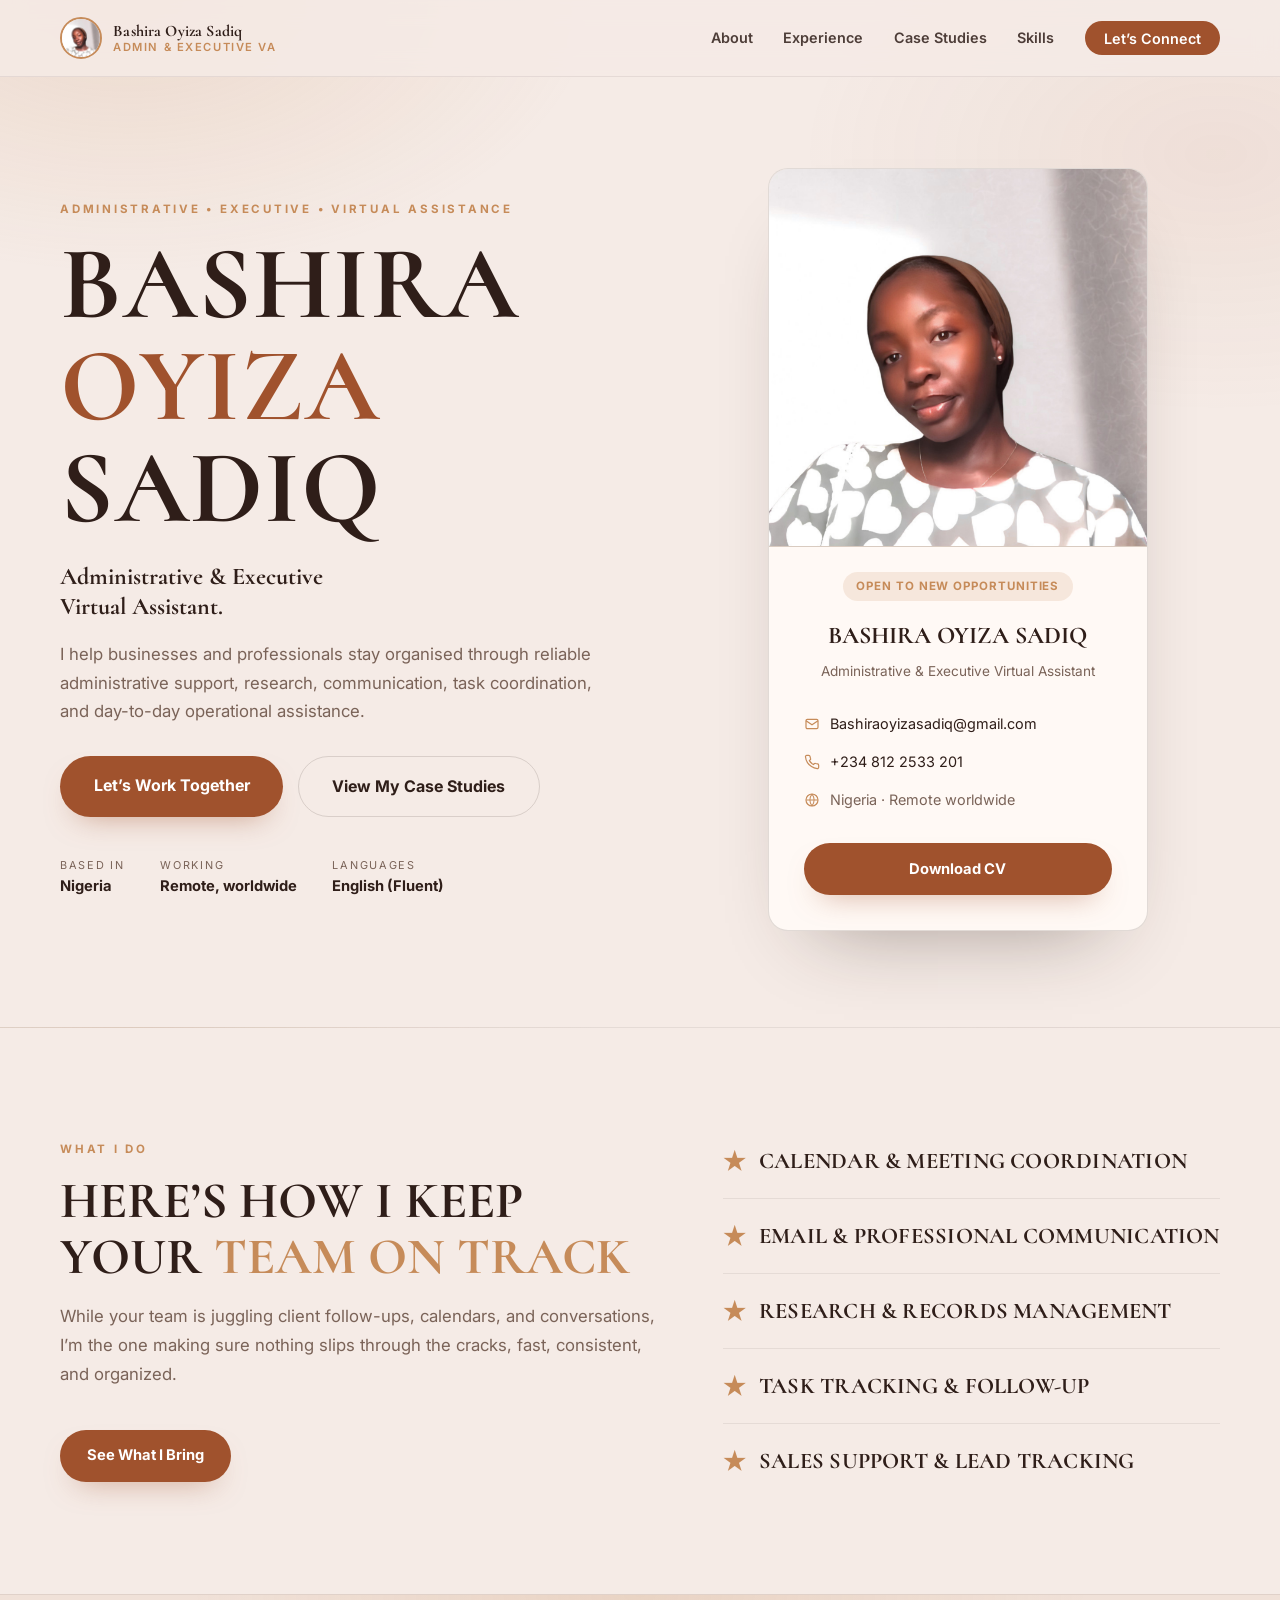
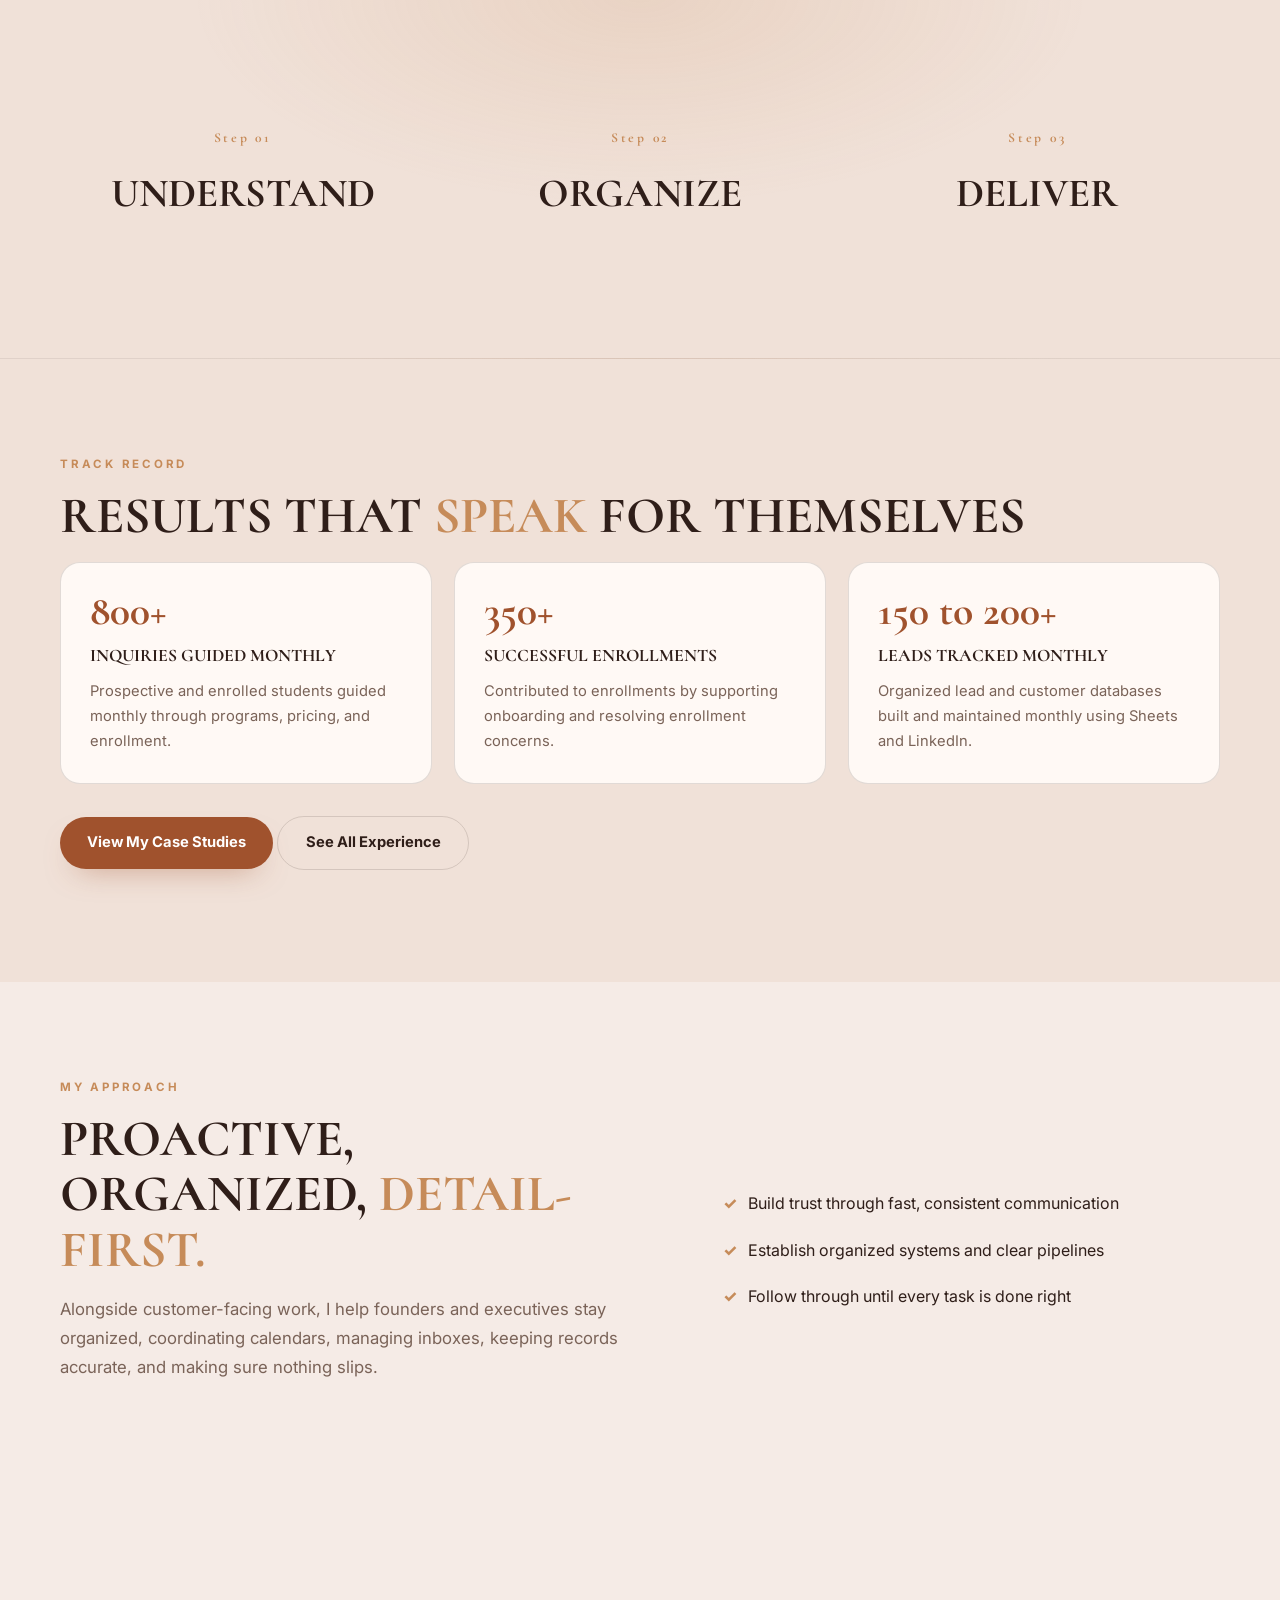
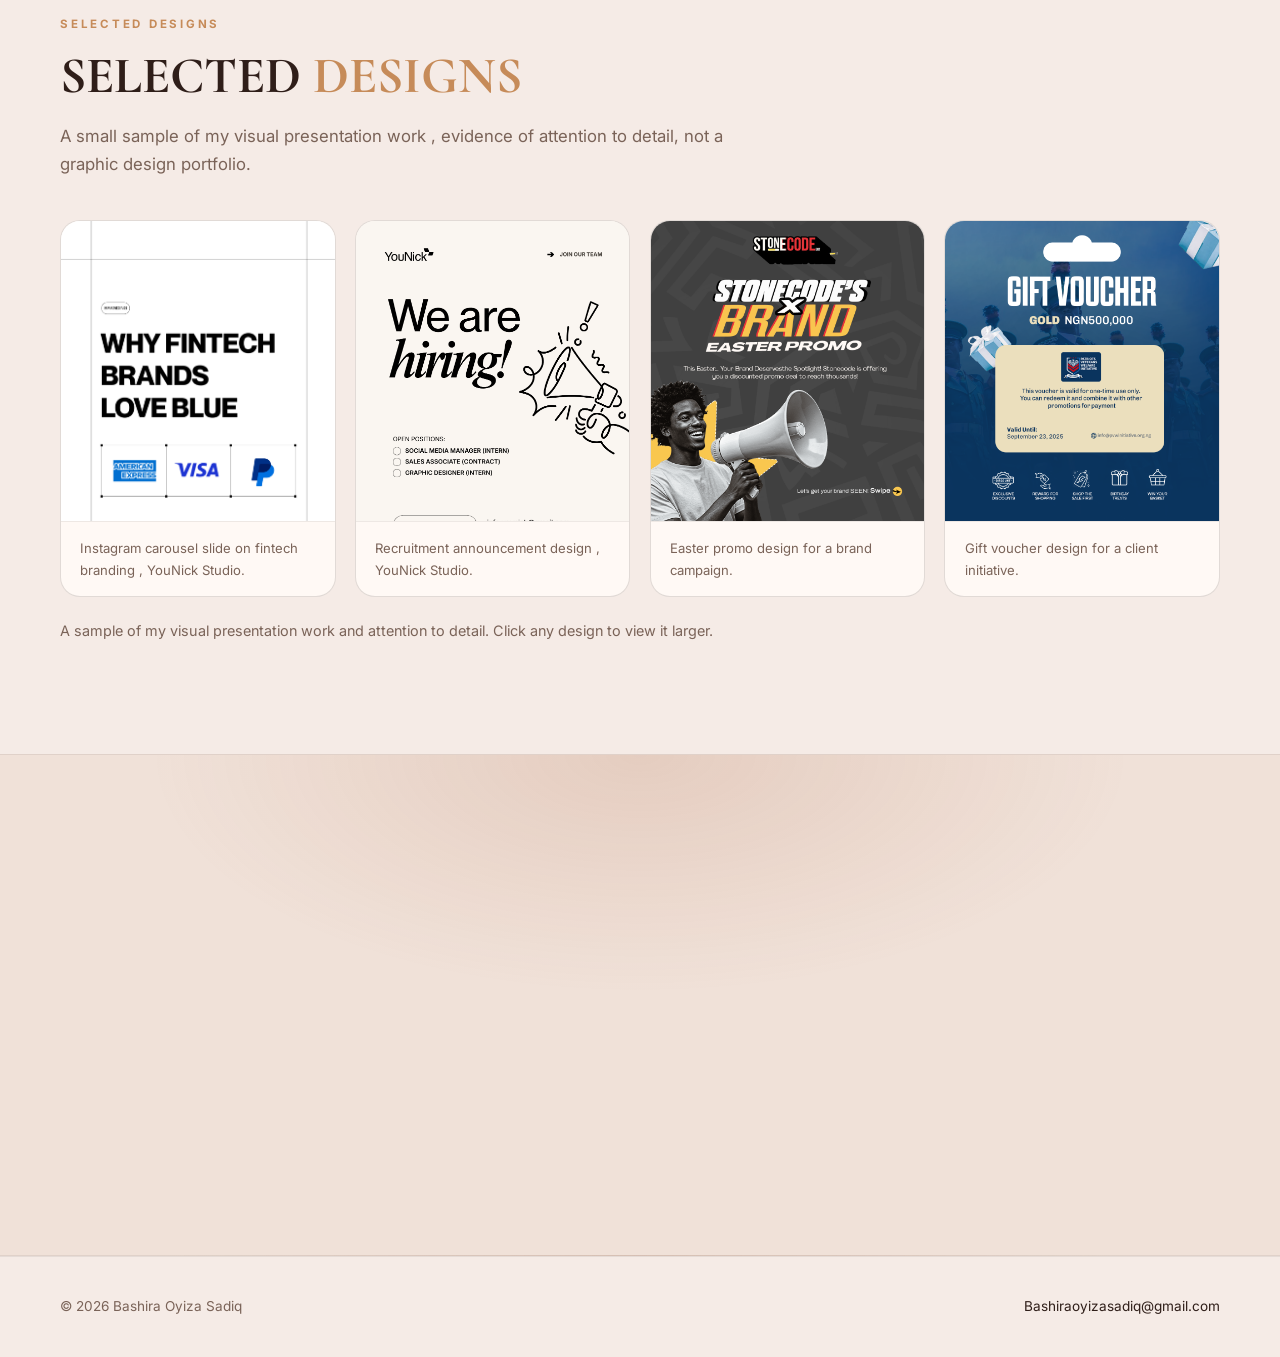
<file: index.html>
<!DOCTYPE html>
<html lang="en">
<head>
  <meta charset="UTF-8" />
  <meta name="viewport" content="width=device-width, initial-scale=1.0" />
  <meta name="description" content="Bashira Oyiza Sadiq Administrative and Executive Virtual Assistant. Reliable administrative support, research, communication, and task coordination for remote teams." />
  <title>Bashira Oyiza Sadiq Administrative &amp; Executive Virtual Assistant</title>
  <link rel="preconnect" href="https://fonts.googleapis.com" />
  <link rel="preconnect" href="https://fonts.gstatic.com" crossorigin />
  <link href="https://fonts.googleapis.com/css2?family=Cormorant:wght@400;500;600;700&family=Inter:wght@400;500;600;700&display=swap" rel="stylesheet" />
  <link rel="stylesheet" href="css/styles.css" />
</head>
<body>

  <a class="skip-link" href="#main">Skip to content</a>

  <header class="site-header" id="siteHeader">
    <nav class="nav container" aria-label="Primary">
      <a href="index.html" class="brand">
        <span class="brand-mark"><img src="assets/Bashirah Profile Pic.jpeg" alt="" /></span>
        <span class="brand-text">
          <span class="brand-name">Bashira Oyiza Sadiq</span>
          <span class="brand-role">Admin &amp; Executive VA</span>
        </span>
      </a>
      <button class="nav-toggle" id="navToggle" aria-expanded="false" aria-controls="navLinks">
        <span class="nav-toggle-line"></span>
        <span class="nav-toggle-line"></span>
        <span class="nav-toggle-line"></span>
        <span class="visually-hidden">Menu</span>
      </button>
      <ul class="nav-links" id="navLinks">
        <li><a href="about.html">About</a></li>
        <li><a href="experience.html">Experience</a></li>
        <li><a href="case-studies.html">Case Studies</a></li>
        <li><a href="skills.html">Skills</a></li>
        <li><a href="contact.html" class="nav-cta">Let&rsquo;s Connect</a></li>
      </ul>
    </nav>
  </header>

  <main id="main">

    <section class="hero" id="top">
      <div class="container hero-inner">
        <div class="hero-content reveal">
          <p class="eyebrow">Administrative &bull; Executive &bull; Virtual Assistance</p>
          <h1 class="hero-name">Bashira <span class="accent">Oyiza</span> Sadiq</h1>
          <p class="hero-tag">Administrative &amp; Executive Virtual Assistant.</p>
          <p class="hero-sub">
            I help businesses and professionals stay organised through reliable administrative support,
            research, communication, task coordination, and day-to-day operational assistance.
          </p>
          <div class="hero-actions">
            <a href="contact.html" class="btn btn-primary btn-lg">Let&rsquo;s Work Together</a>
            <a href="case-studies.html" class="btn btn-ghost btn-lg">View My Case Studies</a>
          </div>
          <ul class="hero-facts">
            <li><span class="fact-label">Based in</span><strong>Nigeria</strong></li>
            <li><span class="fact-label">Working</span><strong>Remote, worldwide</strong></li>
            <li><span class="fact-label">Languages</span><strong>English (Fluent)</strong></li>
          </ul>
        </div>
        <div class="hero-visual reveal delay-1">
          <div class="profile-card">
            <div class="card-photo">
              <img src="assets/Bashirah Profile Pic.jpeg" alt="Bashira Oyiza Sadiq" />
            </div>
            <span class="card-overline">Open to new opportunities</span>
            <h2 class="card-name">Bashira Oyiza Sadiq</h2>
            <p class="card-role">Administrative &amp; Executive Virtual Assistant</p>
            <ul class="card-contacts">
              <li>
                <svg viewBox="0 0 24 24" width="16" height="16" fill="none" stroke="currentColor" stroke-width="1.8" aria-hidden="true"><rect x="3" y="5" width="18" height="14" rx="2"/><path d="m3 7 9 6 9-6"/></svg>
                <a href="mailto:Bashiraoyizasadiq@gmail.com">Bashiraoyizasadiq@gmail.com</a>
              </li>
              <li>
                <svg viewBox="0 0 24 24" width="16" height="16" fill="none" stroke="currentColor" stroke-width="1.8" aria-hidden="true"><path d="M22 16.9v3a2 2 0 0 1-2.2 2 19.8 19.8 0 0 1-8.6-3 19.5 19.5 0 0 1-6-6 19.8 19.8 0 0 1-3-8.7A2 2 0 0 1 4.1 2h3a2 2 0 0 1 2 1.7c.1 1 .4 2 .7 2.9a2 2 0 0 1-.4 2.1L8.1 9.9a16 16 0 0 0 6 6l1.2-1.3a2 2 0 0 1 2.1-.4c.9.3 1.9.6 2.9.7a2 2 0 0 1 1.7 2Z"/></svg>
                <a href="tel:+2348122533201">+234 812 2533 201</a>
              </li>
              <li>
                <svg viewBox="0 0 24 24" width="16" height="16" fill="none" stroke="currentColor" stroke-width="1.8" aria-hidden="true"><circle cx="12" cy="12" r="9"/><path d="M3.5 12h17M12 3a15 15 0 0 1 0 18M12 3a15 15 0 0 0 0 18"/></svg>
                <span>Nigeria &middot; Remote worldwide</span>
              </li>
            </ul>
            <a class="btn btn-primary btn-block" href="assets/cv-sales-support.pdf" download>Download CV</a>
          </div>
        </div>
      </div>
    </section>

    <section class="section" id="value">
      <div class="container">
        <div class="dominate-grid">
          <div class="reveal">
            <p class="eyebrow">What I Do</p>
            <h2 class="section-title">Here&rsquo;s How I Keep Your <span class="accent">Team On Track</span></h2>
            <p class="section-lead">
              While your team is juggling client follow-ups, calendars, and conversations, I&rsquo;m the
              one making sure nothing slips through the cracks, fast, consistent, and organized.
            </p>
            <a href="skills.html" class="btn btn-primary">See What I Bring</a>
          </div>
          <ul class="star-list reveal delay-1">
            <li>Calendar &amp; Meeting Coordination</li>
            <li>Email &amp; Professional Communication</li>
            <li>Research &amp; Records Management</li>
            <li>Task Tracking &amp; Follow-Up</li>
            <li>Sales Support &amp; Lead Tracking</li>
          </ul>
        </div>
      </div>
    </section>

    <section class="section steps-band" id="process">
      <div class="container">
        <div class="steps-grid">
          <div class="step reveal">
            <span class="step-num">Step 01</span>
            <h2 class="step-title">Understand</h2>
          </div>
          <div class="step reveal delay-1">
            <span class="step-num">Step 02</span>
            <h2 class="step-title">Organize</h2>
          </div>
          <div class="step reveal delay-2">
            <span class="step-num">Step 03</span>
            <h2 class="step-title">Deliver</h2>
          </div>
        </div>
      </div>
    </section>

    <section class="section section-alt" id="impact">
      <div class="container">
        <p class="eyebrow">Track Record</p>
        <h2 class="section-title">Results That <span class="accent">Speak</span> For Themselves</h2>
        <div class="case-grid">
          <article class="case-card reveal">
            <span class="case-stat">800+</span>
            <h3 class="case-title">Inquiries Guided Monthly</h3>
            <p class="case-desc">Prospective and enrolled students guided monthly through programs, pricing, and enrollment.</p>
          </article>
          <article class="case-card reveal delay-1">
            <span class="case-stat">350+</span>
            <h3 class="case-title">Successful Enrollments</h3>
            <p class="case-desc">Contributed to enrollments by supporting onboarding and resolving enrollment concerns.</p>
          </article>
          <article class="case-card reveal delay-2">
            <span class="case-stat">150 to 200+</span>
            <h3 class="case-title">Leads Tracked Monthly</h3>
            <p class="case-desc">Organized lead and customer databases built and maintained monthly using Sheets and LinkedIn.</p>
          </article>
        </div>
        <p style="margin-top: 2rem;"><a href="case-studies.html" class="btn btn-primary">View My Case Studies</a> <a href="experience.html" class="btn btn-ghost">See All Experience</a></p>
      </div>
    </section>

    <section class="section" id="approach">
      <div class="container">
        <div class="dominate-grid">
          <div class="reveal">
            <p class="eyebrow">My Approach</p>
            <h2 class="section-title">Proactive, Organized, <span class="accent">Detail-First.</span></h2>
            <p class="section-lead">
              Alongside customer-facing work, I help founders and executives stay organized, coordinating
              calendars, managing inboxes, keeping records accurate, and making sure nothing slips.
            </p>
          </div>
          <ul class="check-list reveal delay-1">
            <li>Build trust through fast, consistent communication</li>
            <li>Establish organized systems and clear pipelines</li>
            <li>Follow through until every task is done right</li>
          </ul>
        </div>
      </div>
    </section>

    <section class="section" id="designs">
      <div class="container">
        <p class="eyebrow">Selected Designs</p>
        <h2 class="section-title">Selected <span class="accent">Designs</span></h2>
        <p class="section-lead">A small sample of my visual presentation work , evidence of attention to detail, not a graphic design portfolio.</p>
        <div class="design-grid">
          <figure class="figure-card design-card reveal">
            <img src="assets/Design 1 YouNick.png" alt="Instagram carousel slide titled Why Fintech Brands Love Blue, designed for YouNick Studio" data-zoom loading="lazy" />
            <figcaption>Instagram carousel slide on fintech branding , YouNick Studio.</figcaption>
          </figure>
          <figure class="figure-card design-card reveal delay-1">
            <img src="assets/Design 2 YouNick.png" alt="We Are Hiring recruitment announcement design for YouNick Studio" data-zoom loading="lazy" />
            <figcaption>Recruitment announcement design , YouNick Studio.</figcaption>
          </figure>
          <figure class="figure-card design-card reveal delay-1">
            <img src="assets/Design 3 JODAVI.png" alt="Stonecode Easter promo campaign design with bold brand typography" data-zoom loading="lazy" />
            <figcaption>Easter promo design for a brand campaign.</figcaption>
          </figure>
          <figure class="figure-card design-card reveal delay-2">
            <img src="assets/Design 4 JODAVI.png" alt="Gold gift voucher design for the Patriots Veterans Welfare Initiative" data-zoom loading="lazy" />
            <figcaption>Gift voucher design for a client initiative.</figcaption>
          </figure>
        </div>
        <p class="design-note">A sample of my visual presentation work and attention to detail. Click any design to view it larger.</p>
      </div>
    </section>

    <section class="section cta-band">
      <div class="container reveal">
        <p class="eyebrow">Let&rsquo;s Work Together</p>
        <h2 class="section-title">Let&rsquo;s Talk About How I <span class="accent">Can Help</span></h2>
        <p class="cta-sub">Open to remote Administrative Assistant, Executive Assistant, and Virtual Assistant opportunities.</p>
        <a href="contact.html" class="btn btn-primary btn-lg">Let&rsquo;s Work Together</a>
      </div>
    </section>

  </main>

  <footer class="site-footer">
    <div class="container footer-inner">
      <p>&copy; 2026 Bashira Oyiza Sadiq</p>
      <a href="mailto:Bashiraoyizasadiq@gmail.com">Bashiraoyizasadiq@gmail.com</a>
    </div>
  </footer>

  <script src="js/main.js"></script>
</body>
</html>
</file>
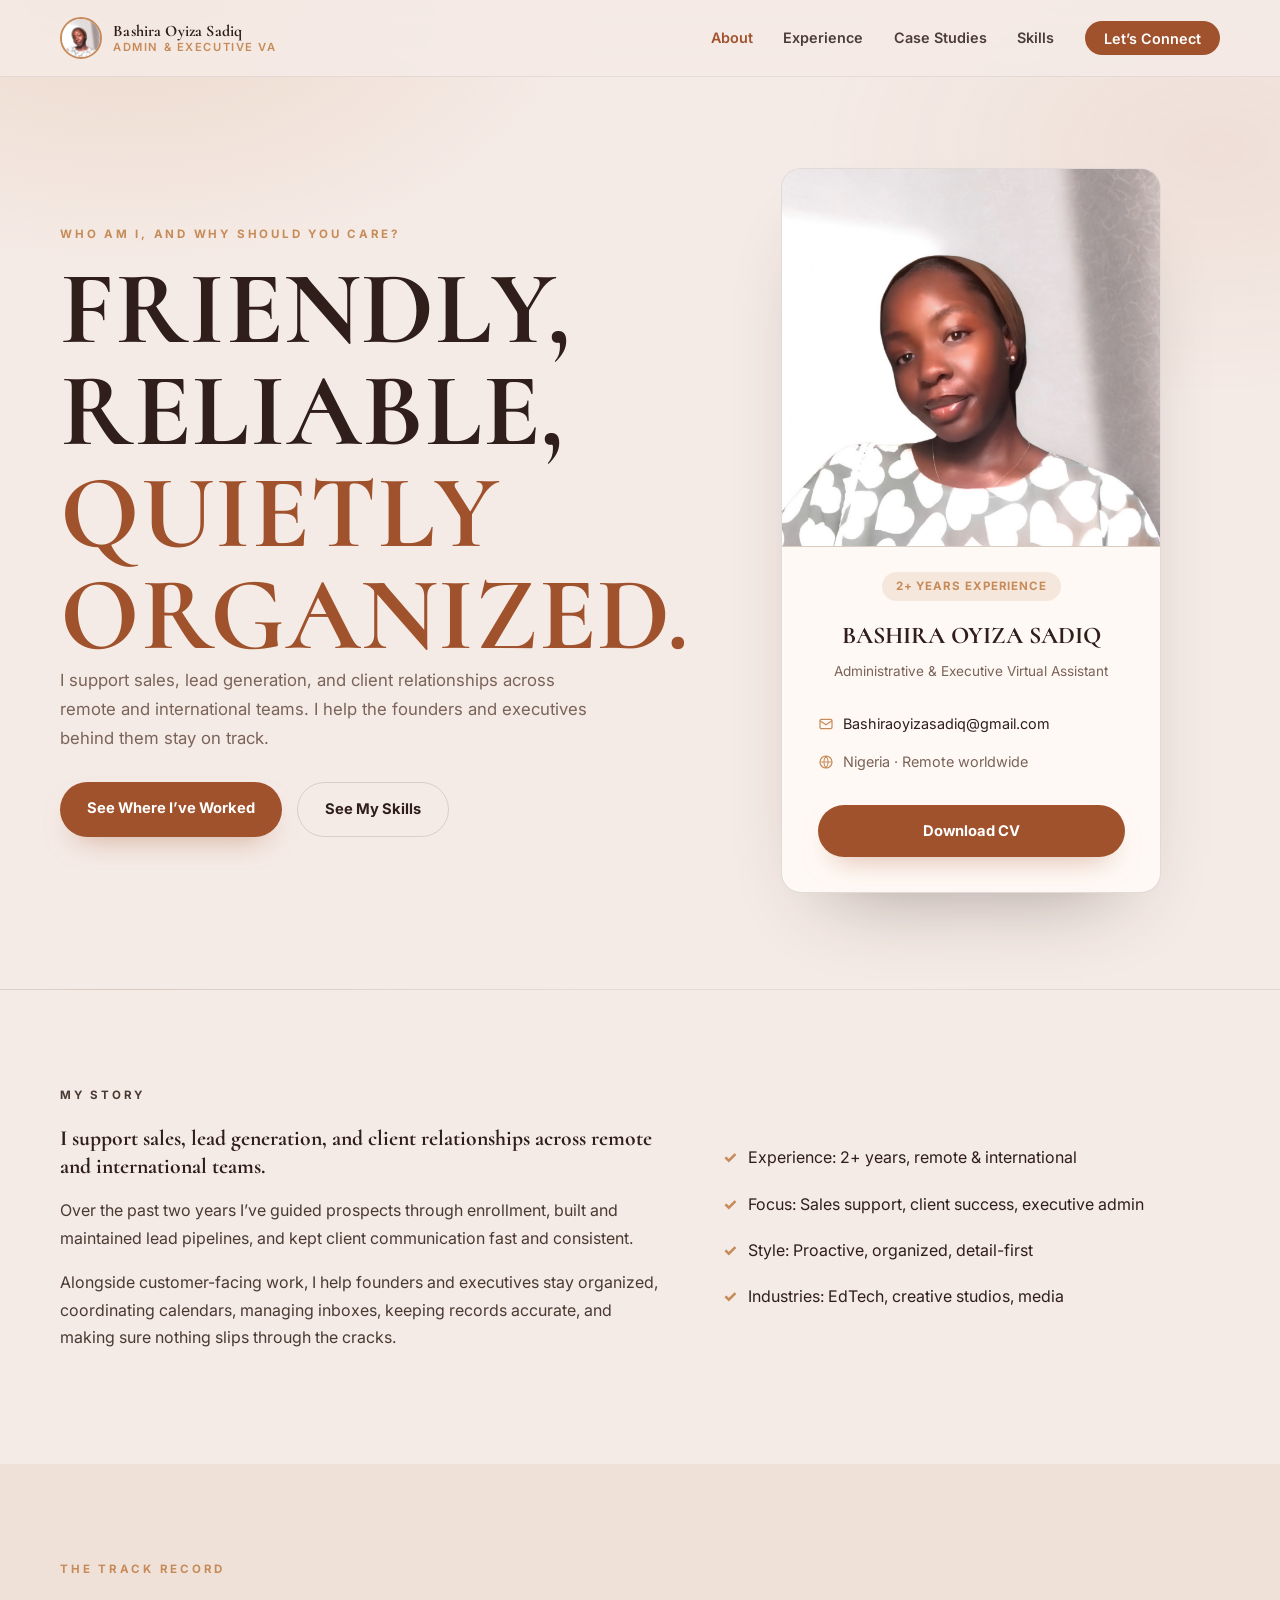
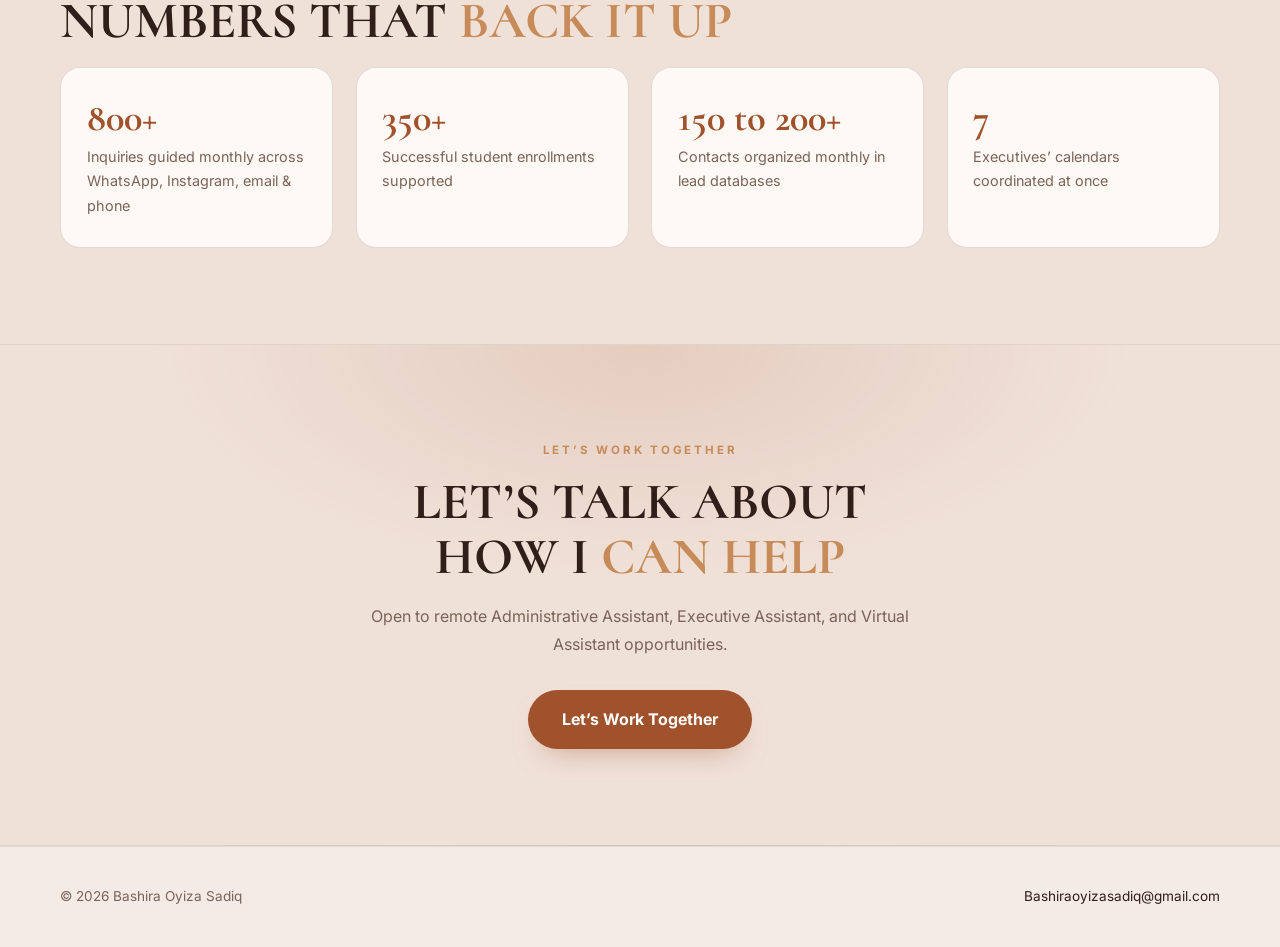
<file: about.html>
<!DOCTYPE html>
<html lang="en">
<head>
  <meta charset="UTF-8" />
  <meta name="viewport" content="width=device-width, initial-scale=1.0" />
  <meta name="description" content="About Bashira Oyiza Sadiq a friendly, reliable, and quietly organized support professional working across sales, client success, and executive admin." />
  <title>About Bashira Oyiza Sadiq</title>
  <link rel="preconnect" href="https://fonts.googleapis.com" />
  <link rel="preconnect" href="https://fonts.gstatic.com" crossorigin />
  <link href="https://fonts.googleapis.com/css2?family=Cormorant:wght@400;500;600;700&family=Inter:wght@400;500;600;700&display=swap" rel="stylesheet" />
  <link rel="stylesheet" href="css/styles.css" />
</head>
<body>

  <a class="skip-link" href="#main">Skip to content</a>

  <header class="site-header" id="siteHeader">
    <nav class="nav container" aria-label="Primary">
      <a href="index.html" class="brand">
        <span class="brand-mark"><img src="assets/Bashirah Profile Pic.jpeg" alt="" /></span>
        <span class="brand-text">
          <span class="brand-name">Bashira Oyiza Sadiq</span>
          <span class="brand-role">Admin &amp; Executive VA</span>
        </span>
      </a>
      <button class="nav-toggle" id="navToggle" aria-expanded="false" aria-controls="navLinks">
        <span class="nav-toggle-line"></span>
        <span class="nav-toggle-line"></span>
        <span class="nav-toggle-line"></span>
        <span class="visually-hidden">Menu</span>
      </button>
      <ul class="nav-links" id="navLinks">
        <li><a href="about.html" aria-current="page">About</a></li>
        <li><a href="experience.html">Experience</a></li>
        <li><a href="case-studies.html">Case Studies</a></li>
        <li><a href="skills.html">Skills</a></li>
        <li><a href="contact.html" class="nav-cta">Let&rsquo;s Connect</a></li>
      </ul>
    </nav>
  </header>

  <main id="main">

    <section class="hero" id="top">
      <div class="container hero-inner">
        <div class="hero-content reveal">
          <p class="eyebrow">Who Am I, and Why Should You Care?</p>
          <h1 class="hero-name">Friendly, Reliable, <span class="accent">Quietly Organized.</span></h1>
          <p class="hero-sub">
            I support sales, lead generation, and client relationships across remote and international
            teams. I help the founders and executives behind them stay on track.
          </p>
          <div class="hero-actions">
            <a href="experience.html" class="btn btn-primary">See Where I&rsquo;ve Worked</a>
            <a href="skills.html" class="btn btn-ghost">See My Skills</a>
          </div>
        </div>
        <div class="hero-visual reveal delay-1">
          <div class="profile-card">
            <div class="card-photo">
              <img src="assets/Bashirah Profile Pic.jpeg" alt="Bashira Oyiza Sadiq" />
            </div>
            <span class="card-overline">2+ Years Experience</span>
            <h2 class="card-name">Bashira Oyiza Sadiq</h2>
            <p class="card-role">Administrative &amp; Executive Virtual Assistant</p>
            <ul class="card-contacts">
              <li>
                <svg viewBox="0 0 24 24" width="16" height="16" fill="none" stroke="currentColor" stroke-width="1.8" aria-hidden="true"><rect x="3" y="5" width="18" height="14" rx="2"/><path d="m3 7 9 6 9-6"/></svg>
                <a href="mailto:Bashiraoyizasadiq@gmail.com">Bashiraoyizasadiq@gmail.com</a>
              </li>
              <li>
                <svg viewBox="0 0 24 24" width="16" height="16" fill="none" stroke="currentColor" stroke-width="1.8" aria-hidden="true"><circle cx="12" cy="12" r="9"/><path d="M3.5 12h17M12 3a15 15 0 0 1 0 18M12 3a15 15 0 0 0 0 18"/></svg>
                <span>Nigeria &middot; Remote worldwide</span>
              </li>
            </ul>
            <a class="btn btn-primary btn-block" href="assets/cv-sales-support.pdf" download>Download CV</a>
          </div>
        </div>
      </div>
    </section>

    <section class="section" id="story">
      <div class="container">
        <div class="dominate-grid">
          <div class="about-text reveal">
            <p class="eyebrow">My Story</p>
            <p class="lead">I support sales, lead generation, and client relationships across remote and international teams.</p>
            <p>
              Over the past two years I&rsquo;ve guided prospects through enrollment, built and maintained
              lead pipelines, and kept client communication fast and consistent.
            </p>
            <p>
              Alongside customer-facing work, I help founders and executives stay organized, coordinating
              calendars, managing inboxes, keeping records accurate, and making sure nothing slips through
              the cracks.
            </p>
          </div>
          <ul class="check-list reveal delay-1">
            <li>Experience: 2+ years, remote &amp; international</li>
            <li>Focus: Sales support, client success, executive admin</li>
            <li>Style: Proactive, organized, detail-first</li>
            <li>Industries: EdTech, creative studios, media</li>
          </ul>
        </div>
      </div>
    </section>

    <section class="section section-alt" id="track-record">
      <div class="container">
        <p class="eyebrow">The Track Record</p>
        <h2 class="section-title">Numbers That <span class="accent">Back It Up</span></h2>
        <div class="stats-grid">
          <div class="stat reveal">
            <span class="stat-num">800+</span>
            <span class="stat-label">Inquiries guided monthly across WhatsApp, Instagram, email &amp; phone</span>
          </div>
          <div class="stat reveal delay-1">
            <span class="stat-num">350+</span>
            <span class="stat-label">Successful student enrollments supported</span>
          </div>
          <div class="stat reveal delay-2">
            <span class="stat-num">150 to 200+</span>
            <span class="stat-label">Contacts organized monthly in lead databases</span>
          </div>
          <div class="stat reveal delay-2">
            <span class="stat-num">7</span>
            <span class="stat-label">Executives&rsquo; calendars coordinated at once</span>
          </div>
        </div>
      </div>
    </section>

    <section class="section cta-band">
      <div class="container reveal">
        <p class="eyebrow">Let&rsquo;s Work Together</p>
        <h2 class="section-title">Let&rsquo;s Talk About How I <span class="accent">Can Help</span></h2>
        <p class="cta-sub">Open to remote Administrative Assistant, Executive Assistant, and Virtual Assistant opportunities.</p>
        <a href="contact.html" class="btn btn-primary btn-lg">Let&rsquo;s Work Together</a>
      </div>
    </section>

  </main>

  <footer class="site-footer">
    <div class="container footer-inner">
      <p>&copy; 2026 Bashira Oyiza Sadiq</p>
      <a href="mailto:Bashiraoyizasadiq@gmail.com">Bashiraoyizasadiq@gmail.com</a>
    </div>
  </footer>

  <script src="js/main.js"></script>
</body>
</html>
</file>
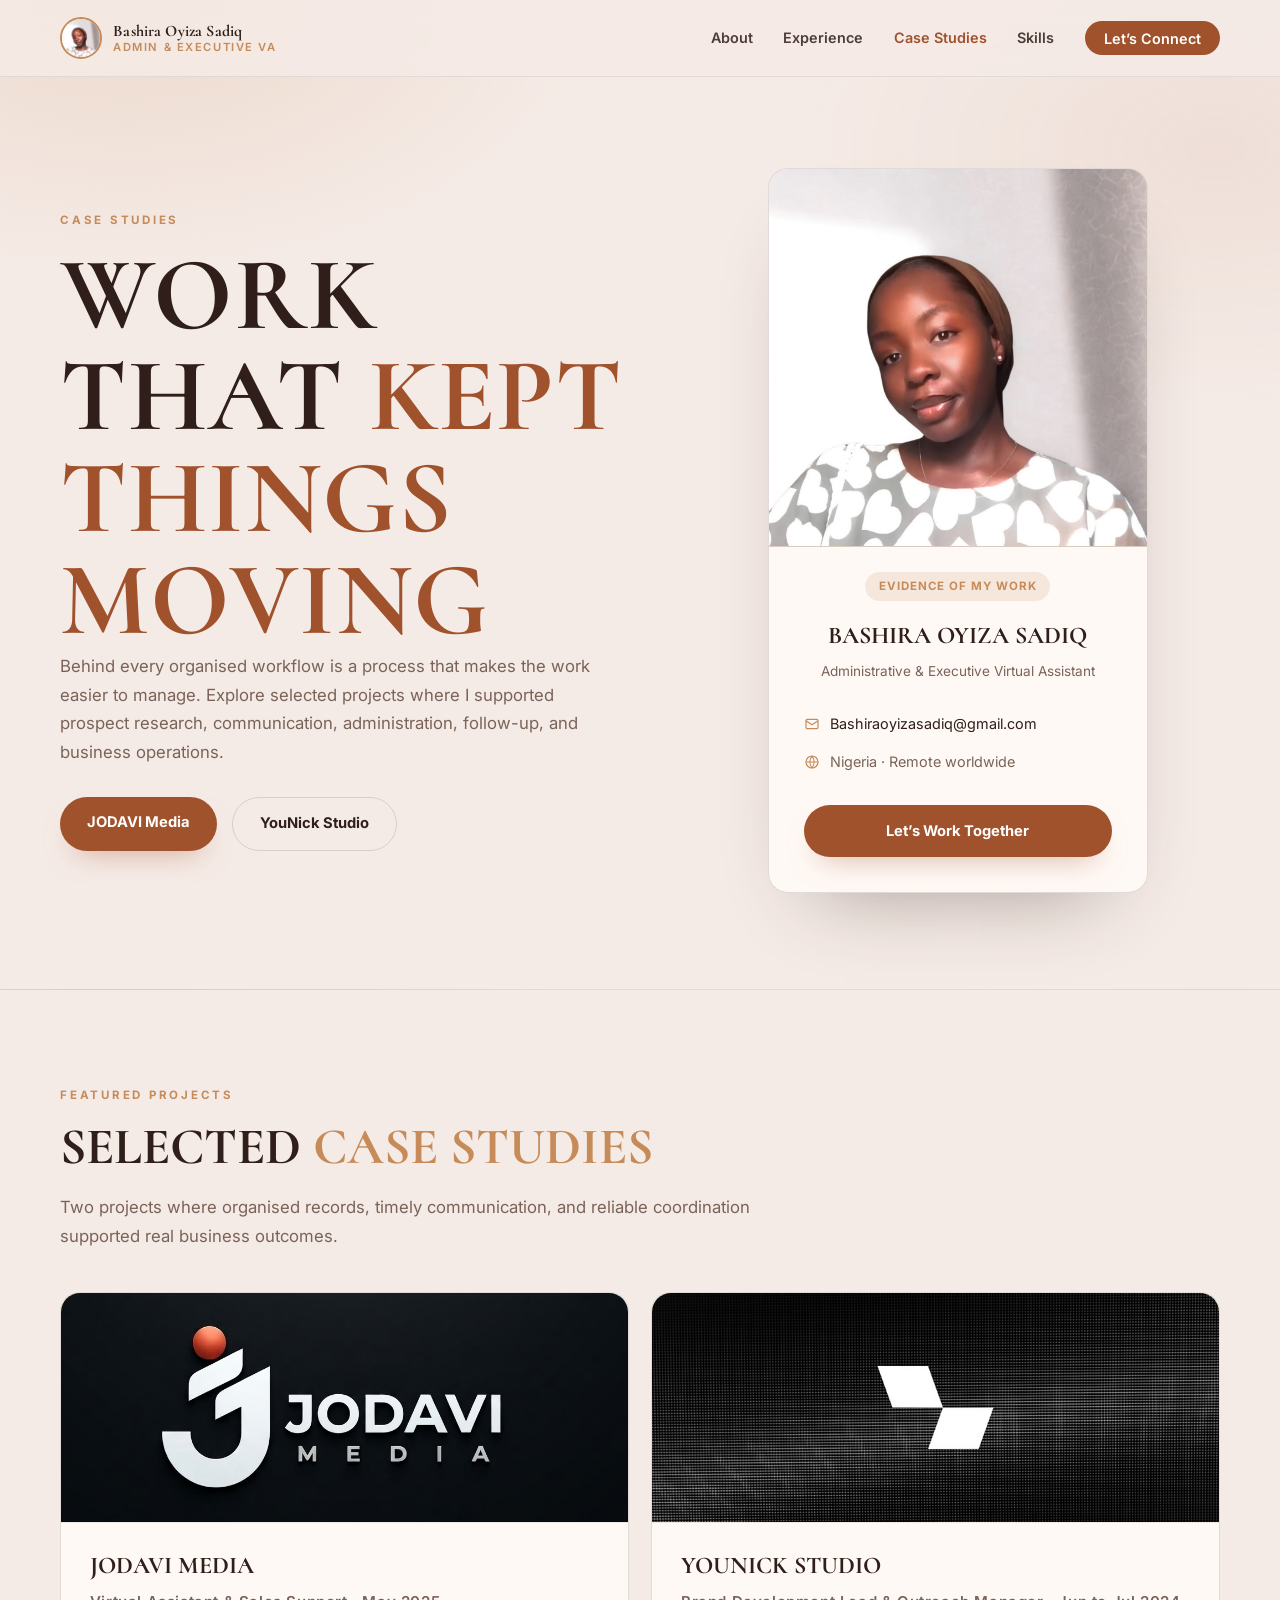
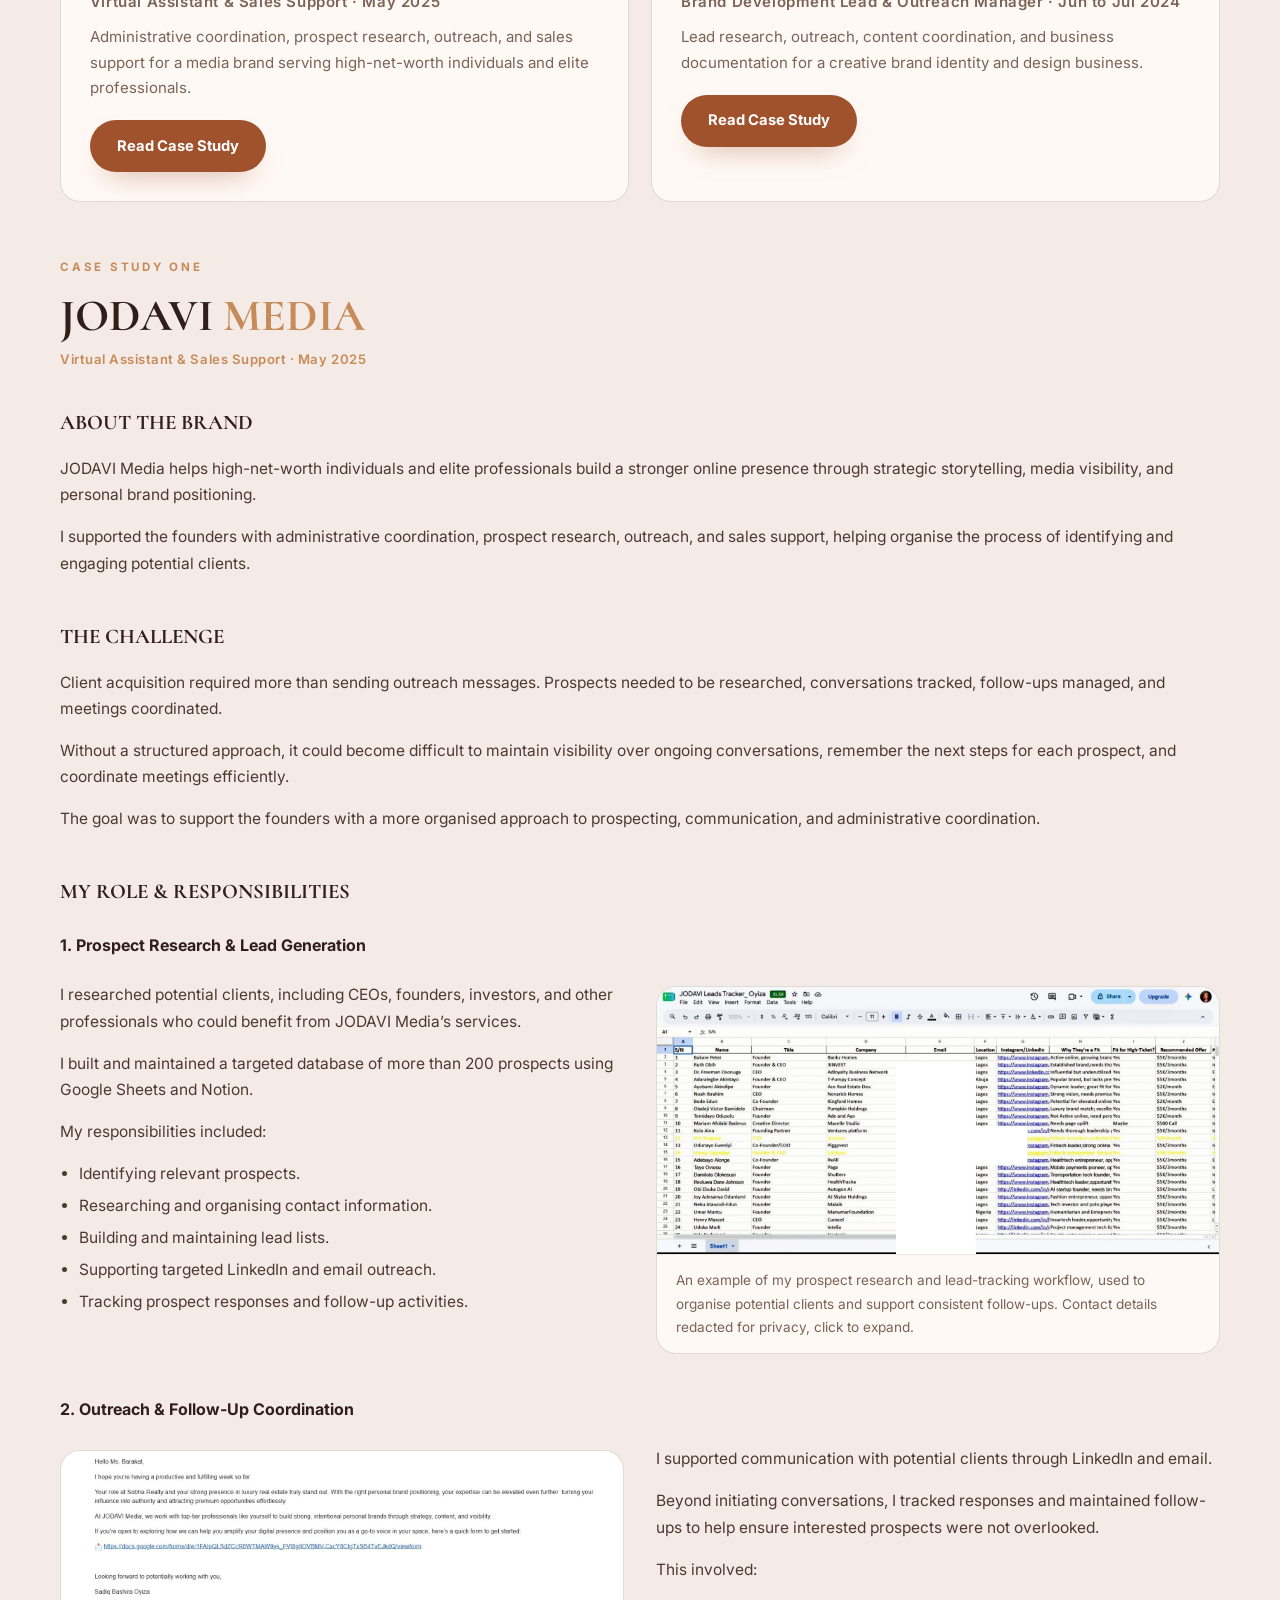
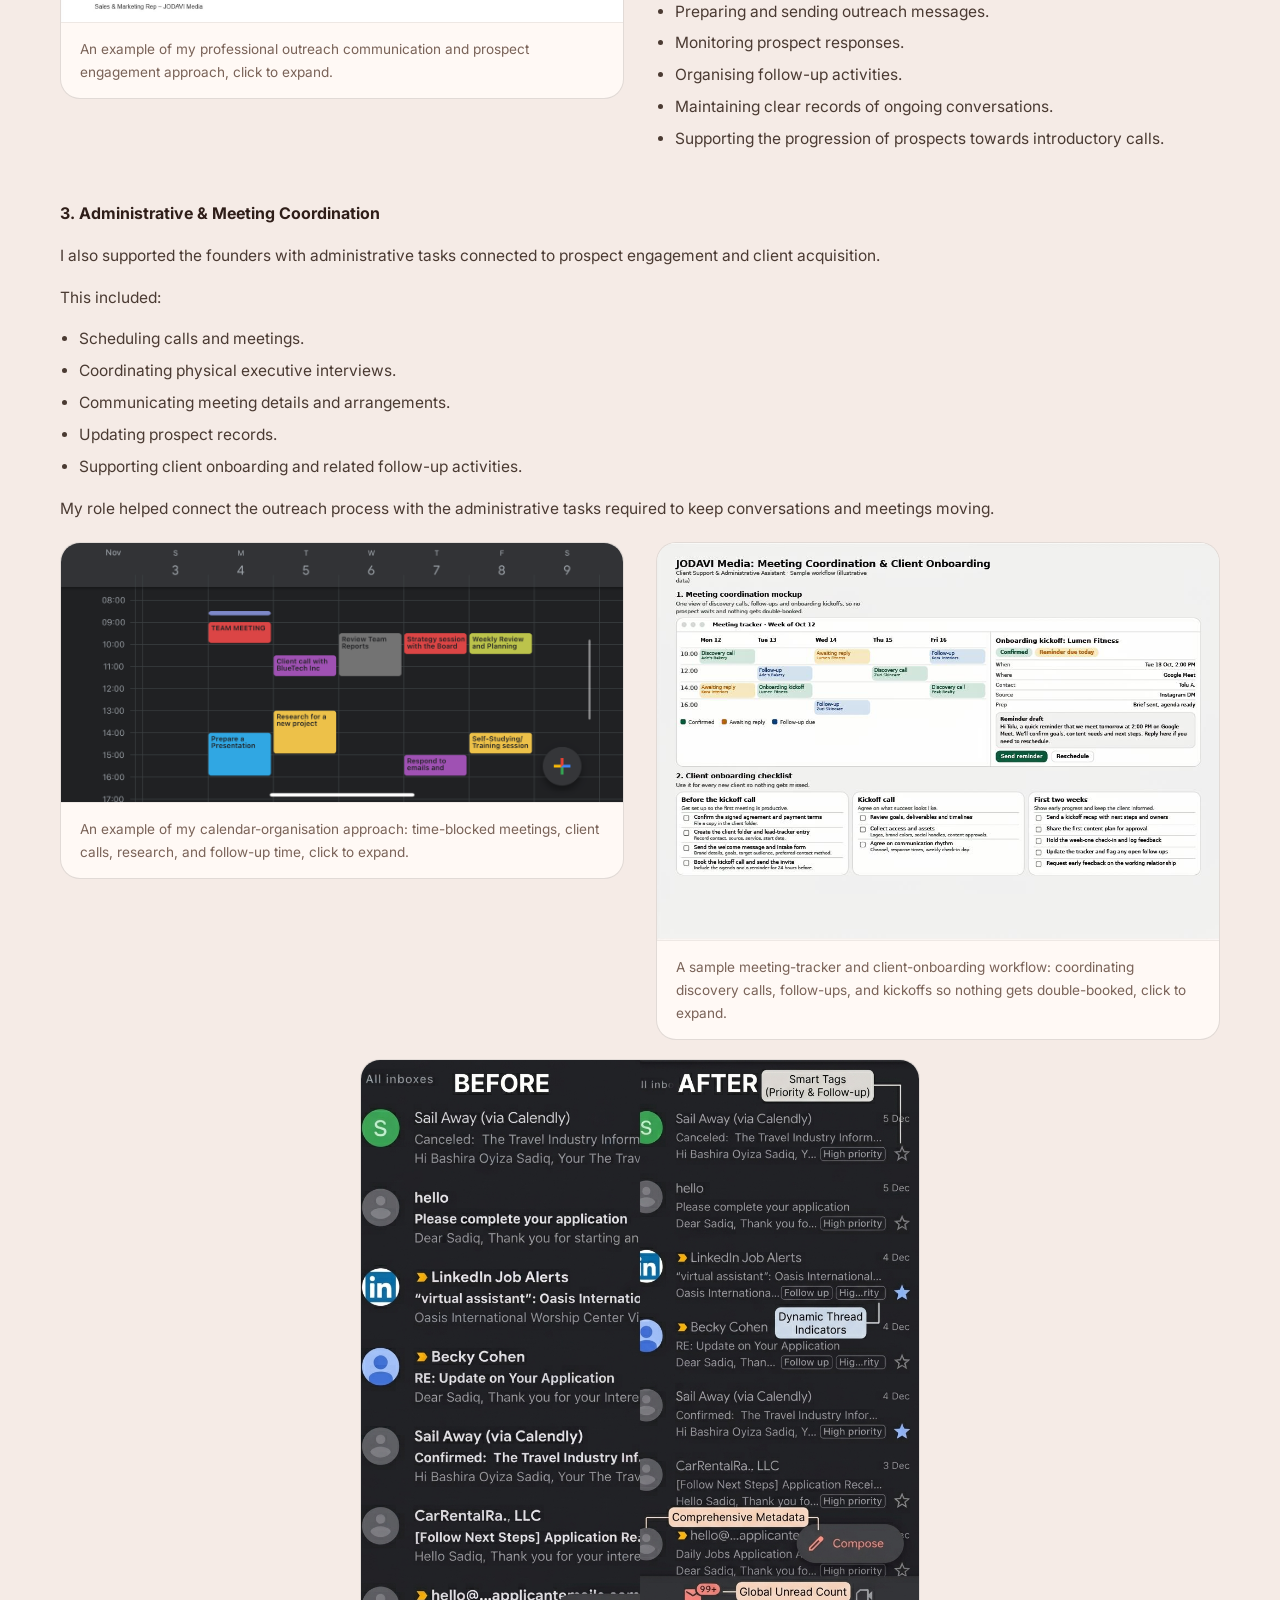
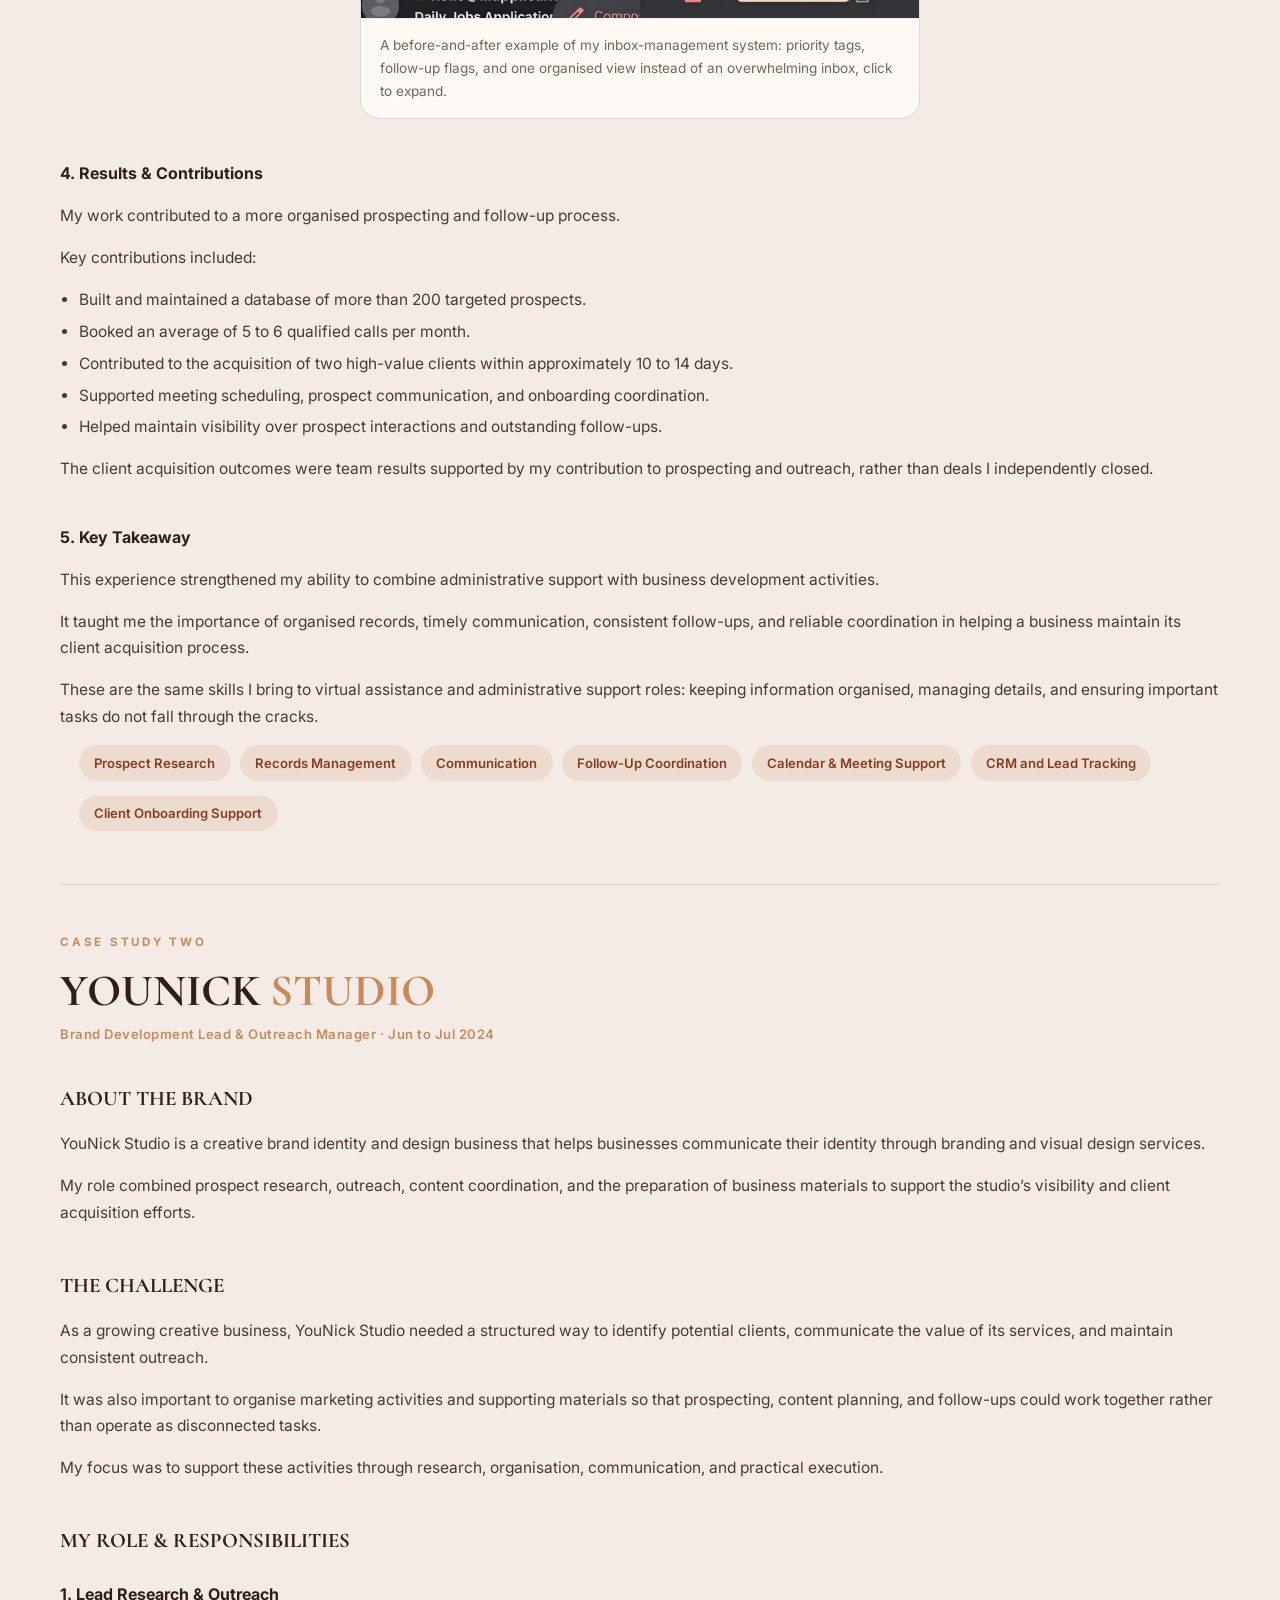
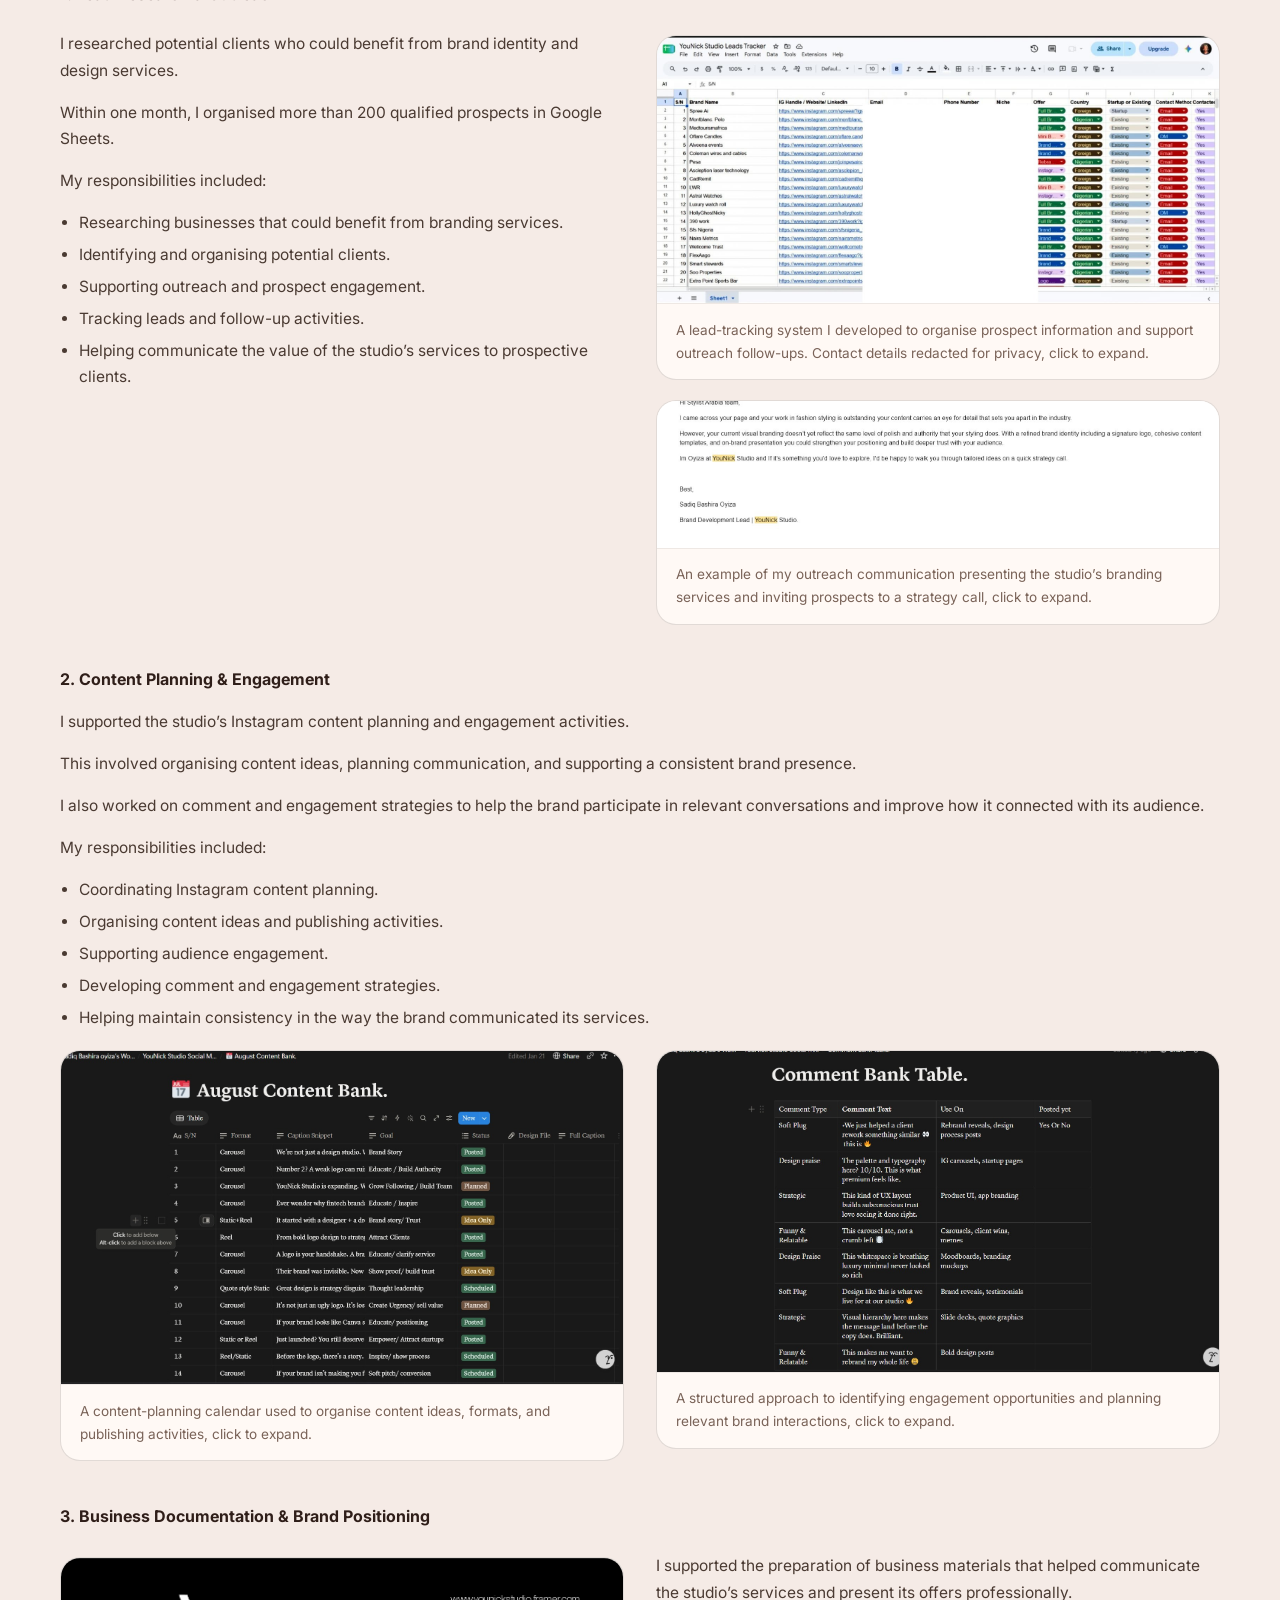
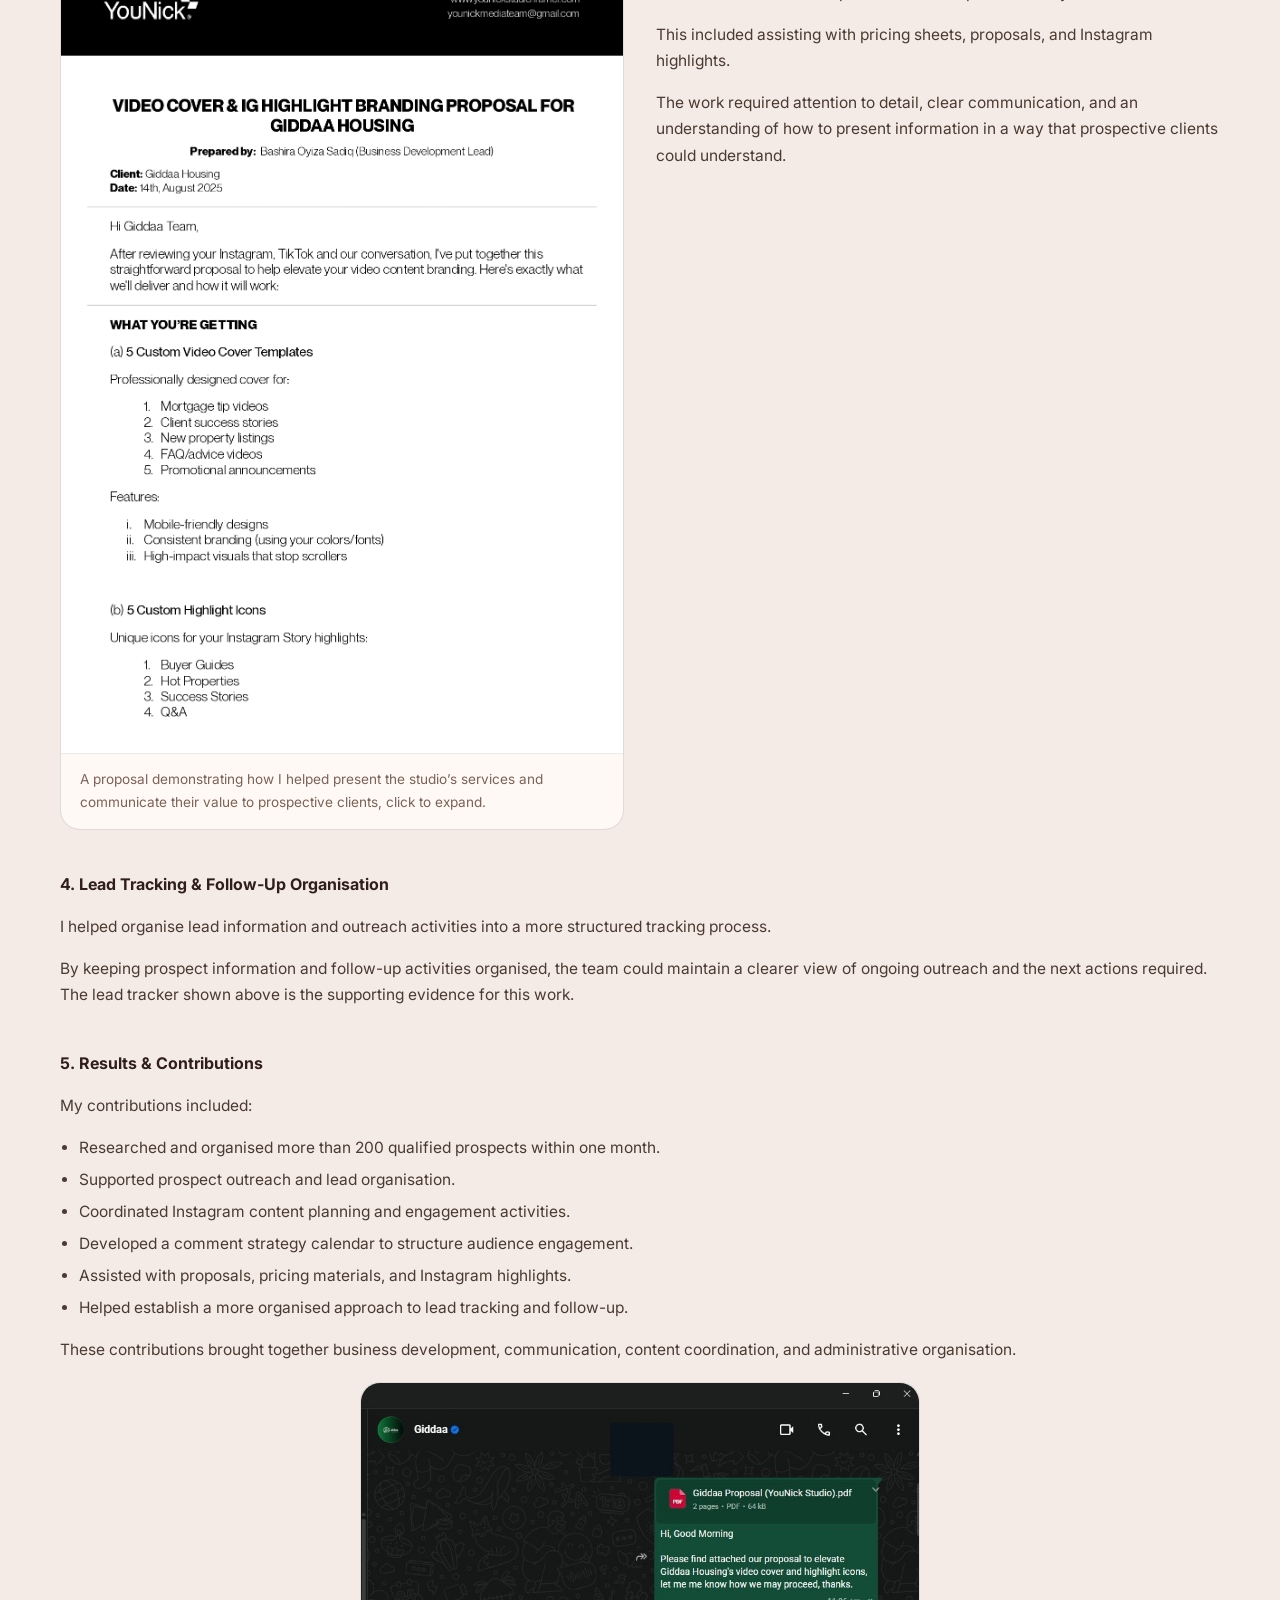
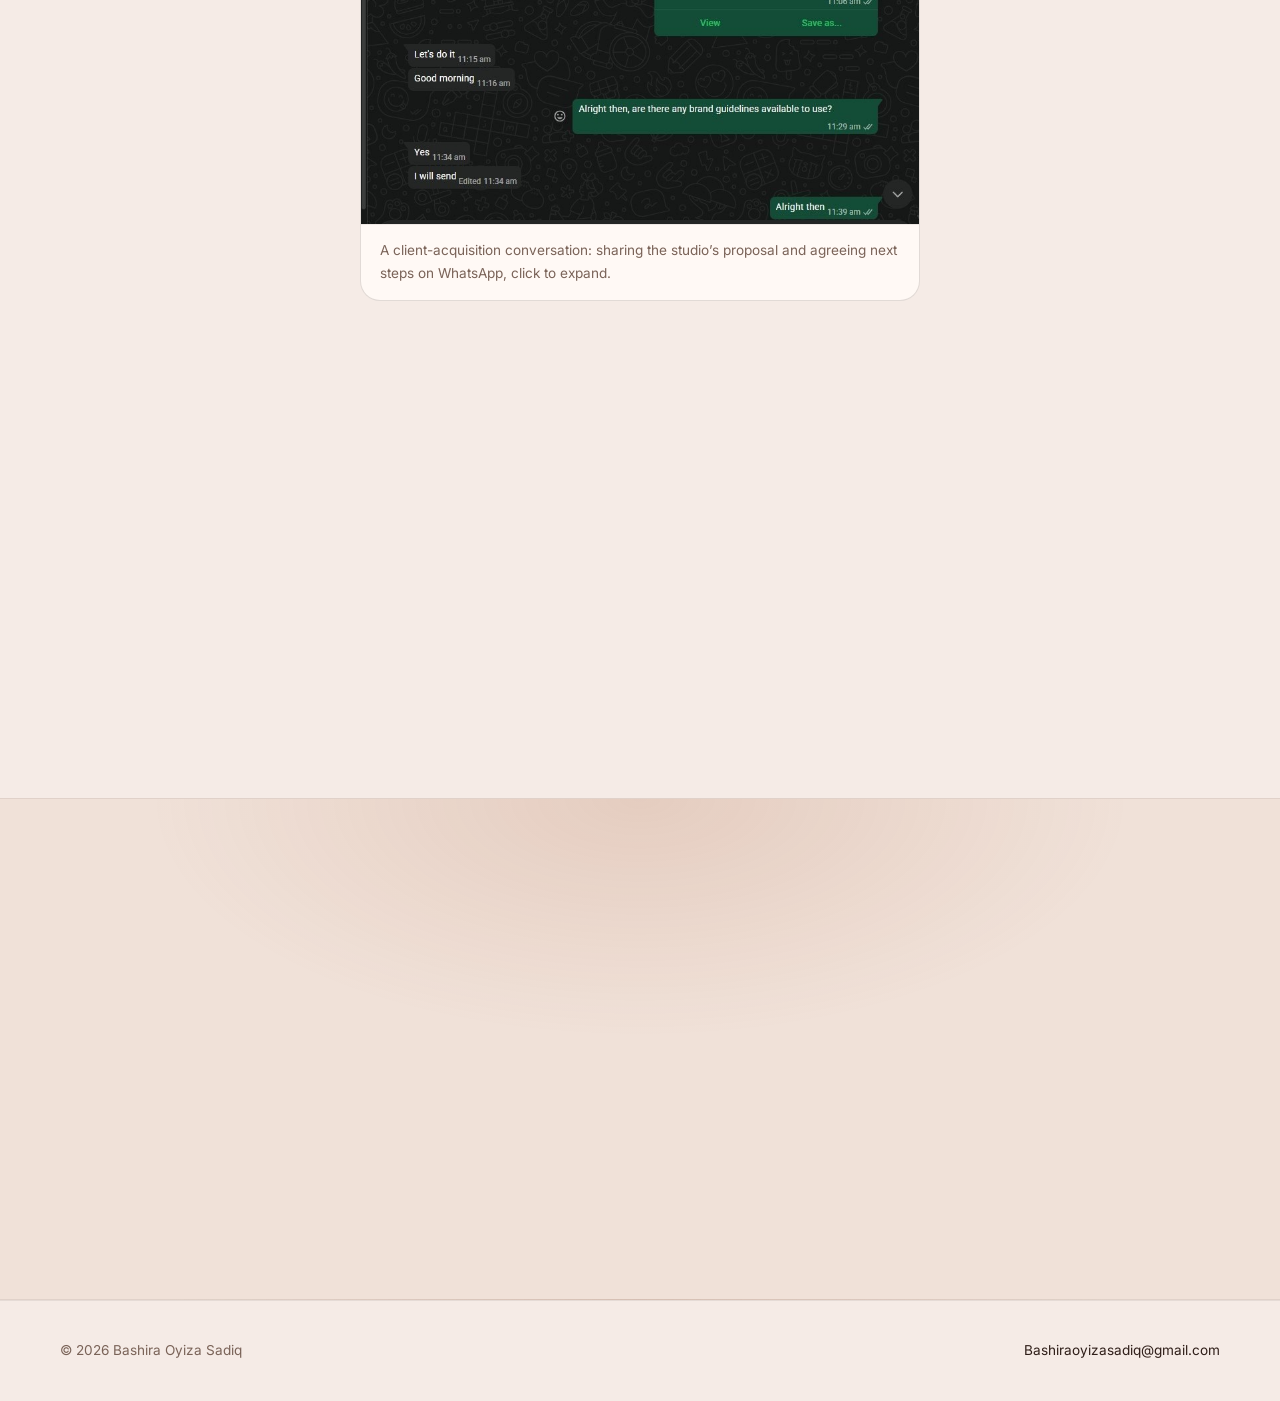
<file: case-studies.html>
<!DOCTYPE html>
<html lang="en">
<head>
  <meta charset="UTF-8" />
  <meta name="viewport" content="width=device-width, initial-scale=1.0" />
  <meta name="description" content="Case studies by Bashira Oyiza Sadiq, Administrative and Executive Virtual Assistant. Prospect research, communication, administration and follow-up for JODAVI Media and YouNick Studio." />
  <title>Case Studies Bashira Oyiza Sadiq</title>
  <link rel="preconnect" href="https://fonts.googleapis.com" />
  <link rel="preconnect" href="https://fonts.gstatic.com" crossorigin />
  <link href="https://fonts.googleapis.com/css2?family=Cormorant:wght@400;500;600;700&family=Inter:wght@400;500;600;700&display=swap" rel="stylesheet" />
  <link rel="stylesheet" href="css/styles.css" />
</head>
<body>

  <a class="skip-link" href="#main">Skip to content</a>

  <header class="site-header" id="siteHeader">
    <nav class="nav container" aria-label="Primary">
      <a href="index.html" class="brand">
        <span class="brand-mark"><img src="assets/Bashirah Profile Pic.jpeg" alt="" /></span>
        <span class="brand-text">
          <span class="brand-name">Bashira Oyiza Sadiq</span>
          <span class="brand-role">Admin &amp; Executive VA</span>
        </span>
      </a>
      <button class="nav-toggle" id="navToggle" aria-expanded="false" aria-controls="navLinks">
        <span class="nav-toggle-line"></span>
        <span class="nav-toggle-line"></span>
        <span class="nav-toggle-line"></span>
        <span class="visually-hidden">Menu</span>
      </button>
      <ul class="nav-links" id="navLinks">
        <li><a href="about.html">About</a></li>
        <li><a href="experience.html">Experience</a></li>
        <li><a href="case-studies.html" aria-current="page">Case Studies</a></li>
        <li><a href="skills.html">Skills</a></li>
        <li><a href="contact.html" class="nav-cta">Let&rsquo;s Connect</a></li>
      </ul>
    </nav>
  </header>

  <main id="main">

    <section class="hero" id="top">
      <div class="container hero-inner">
        <div class="hero-content reveal">
          <p class="eyebrow">Case Studies</p>
          <h1 class="hero-name">Work That <span class="accent">Kept Things Moving</span></h1>
          <p class="hero-sub">
            Behind every organised workflow is a process that makes the work easier to manage.
            Explore selected projects where I supported prospect research, communication,
            administration, follow-up, and business operations.
          </p>
          <div class="hero-actions">
            <a href="#jodavi" class="btn btn-primary">JODAVI Media</a>
            <a href="#younick" class="btn btn-ghost">YouNick Studio</a>
          </div>
        </div>
        <div class="hero-visual reveal delay-1">
          <div class="profile-card">
            <div class="card-photo">
              <img src="assets/Bashirah Profile Pic.jpeg" alt="Bashira Oyiza Sadiq" />
            </div>
            <span class="card-overline">Evidence Of My Work</span>
            <h2 class="card-name">Bashira Oyiza Sadiq</h2>
            <p class="card-role">Administrative &amp; Executive Virtual Assistant</p>
            <ul class="card-contacts">
              <li>
                <svg viewBox="0 0 24 24" width="16" height="16" fill="none" stroke="currentColor" stroke-width="1.8" aria-hidden="true"><rect x="3" y="5" width="18" height="14" rx="2"/><path d="m3 7 9 6 9-6"/></svg>
                <a href="mailto:Bashiraoyizasadiq@gmail.com">Bashiraoyizasadiq@gmail.com</a>
              </li>
              <li>
                <svg viewBox="0 0 24 24" width="16" height="16" fill="none" stroke="currentColor" stroke-width="1.8" aria-hidden="true"><circle cx="12" cy="12" r="9"/><path d="M3.5 12h17M12 3a15 15 0 0 1 0 18M12 3a15 15 0 0 0 0 18"/></svg>
                <span>Nigeria &middot; Remote worldwide</span>
              </li>
            </ul>
            <a class="btn btn-primary btn-block" href="contact.html">Let&rsquo;s Work Together</a>
          </div>
        </div>
      </div>
    </section>

    <section class="section" id="projects">
      <div class="container">
        <p class="eyebrow">Featured Projects</p>
        <h2 class="section-title">Selected <span class="accent">Case Studies</span></h2>
        <p class="section-lead">Two projects where organised records, timely communication, and reliable coordination supported real business outcomes.</p>
        <div class="project-grid">
          <article class="project-card reveal">
            <img src="assets/JODAVI LOGO.jpeg" alt="JODAVI Media logo" loading="lazy" />
            <div class="project-card-body">
              <h3>JODAVI Media</h3>
              <p class="project-meta">Virtual Assistant &amp; Sales Support &middot; May 2025</p>
              <p>Administrative coordination, prospect research, outreach, and sales support for a media brand serving high-net-worth individuals and elite professionals.</p>
              <a href="#jodavi" class="btn btn-primary">Read Case Study</a>
            </div>
          </article>
          <article class="project-card reveal delay-1">
            <img src="assets/YouNick Logo.jpg" alt="YouNick Studio logo" loading="lazy" />
            <div class="project-card-body">
              <h3>YouNick Studio</h3>
              <p class="project-meta">Brand Development Lead &amp; Outreach Manager &middot; Jun to Jul 2024</p>
              <p>Lead research, outreach, content coordination, and business documentation for a creative brand identity and design business.</p>
              <a href="#younick" class="btn btn-primary">Read Case Study</a>
            </div>
          </article>
        </div>

        <!-- ================= CASE STUDY ONE ================= -->
        <article class="case-detail" id="jodavi">
          <div class="case-detail-head reveal">
            <p class="eyebrow">Case Study One</p>
            <h2>JODAVI <span class="accent">Media</span></h2>
            <p class="project-meta">Virtual Assistant &amp; Sales Support &middot; May 2025</p>
          </div>

          <div class="case-subsection reveal">
            <h3>About the Brand</h3>
            <p>
              JODAVI Media helps high-net-worth individuals and elite professionals build a stronger
              online presence through strategic storytelling, media visibility, and personal brand
              positioning.
            </p>
            <p>
              I supported the founders with administrative coordination, prospect research, outreach,
              and sales support, helping organise the process of identifying and engaging potential clients.
            </p>
          </div>

          <div class="case-subsection reveal">
            <h3>The Challenge</h3>
            <p>
              Client acquisition required more than sending outreach messages. Prospects needed to be
              researched, conversations tracked, follow-ups managed, and meetings coordinated.
            </p>
            <p>
              Without a structured approach, it could become difficult to maintain visibility over ongoing
              conversations, remember the next steps for each prospect, and coordinate meetings efficiently.
            </p>
            <p>
              The goal was to support the founders with a more organised approach to prospecting,
              communication, and administrative coordination.
            </p>
          </div>

          <div class="case-subsection reveal">
            <h3>My Role &amp; Responsibilities</h3>
            <h4>1. Prospect Research &amp; Lead Generation</h4>
            <div class="split">
              <div class="split-text">
                <p>
                  I researched potential clients, including CEOs, founders, investors, and other
                  professionals who could benefit from JODAVI Media&rsquo;s services.
                </p>
                <p>
                  I built and maintained a targeted database of more than 200 prospects using
                  Google Sheets and Notion.
                </p>
                <p>My responsibilities included:</p>
                <ul>
                  <li>Identifying relevant prospects.</li>
                  <li>Researching and organising contact information.</li>
                  <li>Building and maintaining lead lists.</li>
                  <li>Supporting targeted LinkedIn and email outreach.</li>
                  <li>Tracking prospect responses and follow-up activities.</li>
                </ul>
              </div>
              <div class="split-media">
                <figure class="figure-card">
                  <img src="assets/JODAVI CRM - Leads Tracker - redacted.JPG" alt="Redacted JODAVI Media leads tracker: prospect names, titles, companies, qualification notes, and follow-up columns with contact emails hidden" data-zoom loading="lazy" />
                  <figcaption>An example of my prospect research and lead-tracking workflow, used to organise potential clients and support consistent follow-ups. Contact details redacted for privacy, click to expand.</figcaption>
                </figure>
              </div>
            </div>
          </div>

          <div class="case-subsection reveal">
            <h4>2. Outreach &amp; Follow-Up Coordination</h4>
            <div class="split reverse">
              <div class="split-text">
                <p>
                  I supported communication with potential clients through LinkedIn and email.
                </p>
                <p>
                  Beyond initiating conversations, I tracked responses and maintained follow-ups to help
                  ensure interested prospects were not overlooked.
                </p>
                <p>This involved:</p>
                <ul>
                  <li>Preparing and sending outreach messages.</li>
                  <li>Monitoring prospect responses.</li>
                  <li>Organising follow-up activities.</li>
                  <li>Maintaining clear records of ongoing conversations.</li>
                  <li>Supporting the progression of prospects towards introductory calls.</li>
                </ul>
              </div>
              <div class="split-media">
                <figure class="figure-card">
                  <img src="assets/Outreach Message JODAVI - cropped.jpeg" alt="Professional outreach email introducing JODAVI Media's personal branding services to a luxury real estate prospect" data-zoom loading="lazy" />
                  <figcaption>An example of my professional outreach communication and prospect engagement approach, click to expand.</figcaption>
                </figure>
              </div>
            </div>
          </div>

          <div class="case-subsection reveal">
            <h4>3. Administrative &amp; Meeting Coordination</h4>
            <p>
              I also supported the founders with administrative tasks connected to prospect engagement
              and client acquisition.
            </p>
            <p>This included:</p>
            <ul>
              <li>Scheduling calls and meetings.</li>
              <li>Coordinating physical executive interviews.</li>
              <li>Communicating meeting details and arrangements.</li>
              <li>Updating prospect records.</li>
              <li>Supporting client onboarding and related follow-up activities.</li>
            </ul>
            <p>
              My role helped connect the outreach process with the administrative tasks required to keep
              conversations and meetings moving.
            </p>
            <div class="split" style="margin-top: 1.2rem;">
              <figure class="figure-card" style="margin-top: 0;">
                <img src="assets/Calender Management JODAVI.PNG" alt="Time-blocked weekly calendar with team meetings, client calls, research blocks, and follow-up time" data-zoom loading="lazy" />
                <figcaption>An example of my calendar-organisation approach: time-blocked meetings, client calls, research, and follow-up time, click to expand.</figcaption>
              </figure>
              <figure class="figure-card" style="margin-top: 0;">
                <img src="assets/JODAVI Meeting Coordination &amp; Client Onboarding.png" alt="Sample meeting tracker and client onboarding checklist covering discovery calls, follow-ups, kickoffs, and first-two-weeks tasks" data-zoom loading="lazy" />
                <figcaption>A sample meeting-tracker and client-onboarding workflow: coordinating discovery calls, follow-ups, and kickoffs so nothing gets double-booked, click to expand.</figcaption>
              </figure>
            </div>
            <figure class="figure-card figure-constrain">
                <img src="assets/Email Management JODAVI.jpeg" alt="Before-and-after inbox organisation showing priority tags, follow-up flags, and a structured triage system" data-zoom loading="lazy" />
              <figcaption>A before-and-after example of my inbox-management system: priority tags, follow-up flags, and one organised view instead of an overwhelming inbox, click to expand.</figcaption>
            </figure>
          </div>

          <div class="case-subsection reveal">
            <h4>4. Results &amp; Contributions</h4>
            <p>My work contributed to a more organised prospecting and follow-up process.</p>
            <p>Key contributions included:</p>
            <ul>
              <li>Built and maintained a database of more than 200 targeted prospects.</li>
              <li>Booked an average of 5 to 6 qualified calls per month.</li>
              <li>Contributed to the acquisition of two high-value clients within approximately 10 to 14 days.</li>
              <li>Supported meeting scheduling, prospect communication, and onboarding coordination.</li>
              <li>Helped maintain visibility over prospect interactions and outstanding follow-ups.</li>
            </ul>
            <p>
              The client acquisition outcomes were team results supported by my contribution to prospecting
              and outreach, rather than deals I independently closed.
            </p>
          </div>

          <div class="case-subsection reveal">
            <h4>5. Key Takeaway</h4>
            <p>
              This experience strengthened my ability to combine administrative support with business
              development activities.
            </p>
            <p>
              It taught me the importance of organised records, timely communication, consistent follow-ups,
              and reliable coordination in helping a business maintain its client acquisition process.
            </p>
            <p>
              These are the same skills I bring to virtual assistance and administrative support roles:
              keeping information organised, managing details, and ensuring important tasks do not fall
              through the cracks.
            </p>
            <ul class="tag-list" aria-label="Skills demonstrated at JODAVI Media">
              <li>Prospect Research</li>
              <li>Records Management</li>
              <li>Communication</li>
              <li>Follow-Up Coordination</li>
              <li>Calendar &amp; Meeting Support</li>
              <li>CRM and Lead Tracking</li>
              <li>Client Onboarding Support</li>
            </ul>
          </div>
        </article>

        <!-- ================= CASE STUDY TWO ================= -->
        <article class="case-detail" id="younick">
          <div class="case-detail-head reveal">
            <p class="eyebrow">Case Study Two</p>
            <h2>YouNick <span class="accent">Studio</span></h2>
            <p class="project-meta">Brand Development Lead &amp; Outreach Manager &middot; Jun to Jul 2024</p>
          </div>

          <div class="case-subsection reveal">
            <h3>About the Brand</h3>
            <p>
              YouNick Studio is a creative brand identity and design business that helps businesses
              communicate their identity through branding and visual design services.
            </p>
            <p>
              My role combined prospect research, outreach, content coordination, and the preparation of
              business materials to support the studio&rsquo;s visibility and client acquisition efforts.
            </p>
          </div>

          <div class="case-subsection reveal">
            <h3>The Challenge</h3>
            <p>
              As a growing creative business, YouNick Studio needed a structured way to identify potential
              clients, communicate the value of its services, and maintain consistent outreach.
            </p>
            <p>
              It was also important to organise marketing activities and supporting materials so that
              prospecting, content planning, and follow-ups could work together rather than operate as
              disconnected tasks.
            </p>
            <p>
              My focus was to support these activities through research, organisation, communication,
              and practical execution.
            </p>
          </div>

          <div class="case-subsection reveal">
            <h3>My Role &amp; Responsibilities</h3>
            <h4>1. Lead Research &amp; Outreach</h4>
            <div class="split">
              <div class="split-text">
                <p>
                  I researched potential clients who could benefit from brand identity and design services.
                </p>
                <p>
                  Within one month, I organised more than 200 qualified prospects in Google Sheets.
                </p>
                <p>My responsibilities included:</p>
                <ul>
                  <li>Researching businesses that could benefit from branding services.</li>
                  <li>Identifying and organising potential clients.</li>
                  <li>Supporting outreach and prospect engagement.</li>
                  <li>Tracking leads and follow-up activities.</li>
                  <li>Helping communicate the value of the studio&rsquo;s services to prospective clients.</li>
                </ul>
              </div>
              <div class="split-media">
                <figure class="figure-card">
                  <img src="assets/YouNick Studio Leads Tracker - redacted.JPG" alt="Redacted YouNick Studio leads tracker: brand names, social profiles, niche and offer tags, and follow-up status with emails and phone numbers hidden" data-zoom loading="lazy" />
                  <figcaption>A lead-tracking system I developed to organise prospect information and support outreach follow-ups. Contact details redacted for privacy, click to expand.</figcaption>
                </figure>
                <figure class="figure-card">
                  <img src="assets/Outreach Message YouNick - cropped.jpeg" alt="Professional outreach email introducing YouNick Studio's brand identity services to a fashion styling business" data-zoom loading="lazy" />
                  <figcaption>An example of my outreach communication presenting the studio&rsquo;s branding services and inviting prospects to a strategy call, click to expand.</figcaption>
                </figure>
              </div>
            </div>
          </div>

          <div class="case-subsection reveal">
            <h4>2. Content Planning &amp; Engagement</h4>
            <p>
              I supported the studio&rsquo;s Instagram content planning and engagement activities.
            </p>
            <p>
              This involved organising content ideas, planning communication, and supporting a consistent
              brand presence.
            </p>
            <p>
              I also worked on comment and engagement strategies to help the brand participate in relevant
              conversations and improve how it connected with its audience.
            </p>
            <p>My responsibilities included:</p>
            <ul>
              <li>Coordinating Instagram content planning.</li>
              <li>Organising content ideas and publishing activities.</li>
              <li>Supporting audience engagement.</li>
              <li>Developing comment and engagement strategies.</li>
              <li>Helping maintain consistency in the way the brand communicated its services.</li>
            </ul>
            <div class="split" style="margin-top: 1.2rem;">
              <figure class="figure-card" style="margin-top: 0;">
                <img src="assets/Content Bank for YouNick.jpeg" alt="Notion content bank table planning YouNick Studio post formats, caption snippets, goals, and publishing status" data-zoom loading="lazy" />
                <figcaption>A content-planning calendar used to organise content ideas, formats, and publishing activities, click to expand.</figcaption>
              </figure>
              <figure class="figure-card" style="margin-top: 0;">
                <img src="assets/Comment Bank for YouNick.jpeg" alt="Notion comment bank table with engagement comment templates organised by type and target posts" data-zoom loading="lazy" />
                <figcaption>A structured approach to identifying engagement opportunities and planning relevant brand interactions, click to expand.</figcaption>
              </figure>
            </div>
          </div>

          <div class="case-subsection reveal">
            <h4>3. Business Documentation &amp; Brand Positioning</h4>
            <div class="split reverse">
              <div class="split-text">
                <p>
                  I supported the preparation of business materials that helped communicate the studio&rsquo;s
                  services and present its offers professionally.
                </p>
                <p>
                  This included assisting with pricing sheets, proposals, and Instagram highlights.
                </p>
                <p>
                  The work required attention to detail, clear communication, and an understanding of how to
                  present information in a way that prospective clients could understand.
                </p>
              </div>
              <div class="split-media">
                <figure class="figure-card">
                  <img src="assets/Proposal Prepared by YouNick Studio _20261013_133850_0000_page-0001.jpg.jpeg" alt="First page of a YouNick Studio branding proposal for Giddaa Housing, prepared by Bashira Oyiza Sadiq" data-zoom loading="lazy" />
                  <figcaption>A proposal demonstrating how I helped present the studio&rsquo;s services and communicate their value to prospective clients, click to expand.</figcaption>
                </figure>
              </div>
            </div>
          </div>

          <div class="case-subsection reveal">
            <h4>4. Lead Tracking &amp; Follow-Up Organisation</h4>
            <p>
              I helped organise lead information and outreach activities into a more structured tracking
              process.
            </p>
            <p>
              By keeping prospect information and follow-up activities organised, the team could maintain a
              clearer view of ongoing outreach and the next actions required. The lead tracker shown above
              is the supporting evidence for this work.
            </p>
          </div>

          <div class="case-subsection reveal">
            <h4>5. Results &amp; Contributions</h4>
            <p>My contributions included:</p>
            <ul>
              <li>Researched and organised more than 200 qualified prospects within one month.</li>
              <li>Supported prospect outreach and lead organisation.</li>
              <li>Coordinated Instagram content planning and engagement activities.</li>
              <li>Developed a comment strategy calendar to structure audience engagement.</li>
              <li>Assisted with proposals, pricing materials, and Instagram highlights.</li>
              <li>Helped establish a more organised approach to lead tracking and follow-up.</li>
            </ul>
            <p>
              These contributions brought together business development, communication, content
              coordination, and administrative organisation.
            </p>
            <figure class="figure-card figure-constrain">
              <img src="assets/YouNick Client Acquisition on WhatsApp - redacted.JPG.jpeg" alt="WhatsApp business chat showing a YouNick Studio proposal being shared with a prospect and next steps agreed" data-zoom loading="lazy" />
              <figcaption>A client-acquisition conversation: sharing the studio&rsquo;s proposal and agreeing next steps on WhatsApp, click to expand.</figcaption>
            </figure>
          </div>

          <div class="case-subsection reveal">
            <h4>6. Key Takeaway</h4>
            <p>
              My experience at YouNick Studio showed me how administrative organisation and communication
              support wider business objectives.
            </p>
            <p>
              Whether I was organising prospect information, preparing a proposal, or coordinating a content
              calendar, the underlying goal was the same: make information easier to manage, keep activities
              organised, and help the business execute its plans more effectively.
            </p>
            <p>
              These experiences are directly relevant to administrative and virtual assistant roles that
              require research, documentation, communication, and consistent follow-through.
            </p>
            <ul class="tag-list" aria-label="Skills demonstrated at YouNick Studio">
              <li>Research &amp; Data Organisation</li>
              <li>Lead Tracking</li>
              <li>Business Communication</li>
              <li>Document Preparation</li>
              <li>Content Coordination</li>
              <li>Engagement Planning</li>
              <li>Follow-Up Management</li>
            </ul>
          </div>
        </article>

      </div>
    </section>

    <section class="section cta-band">
      <div class="container reveal">
        <p class="eyebrow">Let&rsquo;s Work Together</p>
        <h2 class="section-title">Let&rsquo;s Talk About How I <span class="accent">Can Help</span></h2>
        <p class="cta-sub">Open to remote Administrative Assistant, Executive Assistant, and Virtual Assistant opportunities.</p>
        <a href="contact.html" class="btn btn-primary btn-lg">Let&rsquo;s Work Together</a>
      </div>
    </section>

  </main>

  <footer class="site-footer">
    <div class="container footer-inner">
      <p>&copy; 2026 Bashira Oyiza Sadiq</p>
      <a href="mailto:Bashiraoyizasadiq@gmail.com">Bashiraoyizasadiq@gmail.com</a>
    </div>
  </footer>

  <script src="js/main.js"></script>
</body>
</html>
</file>
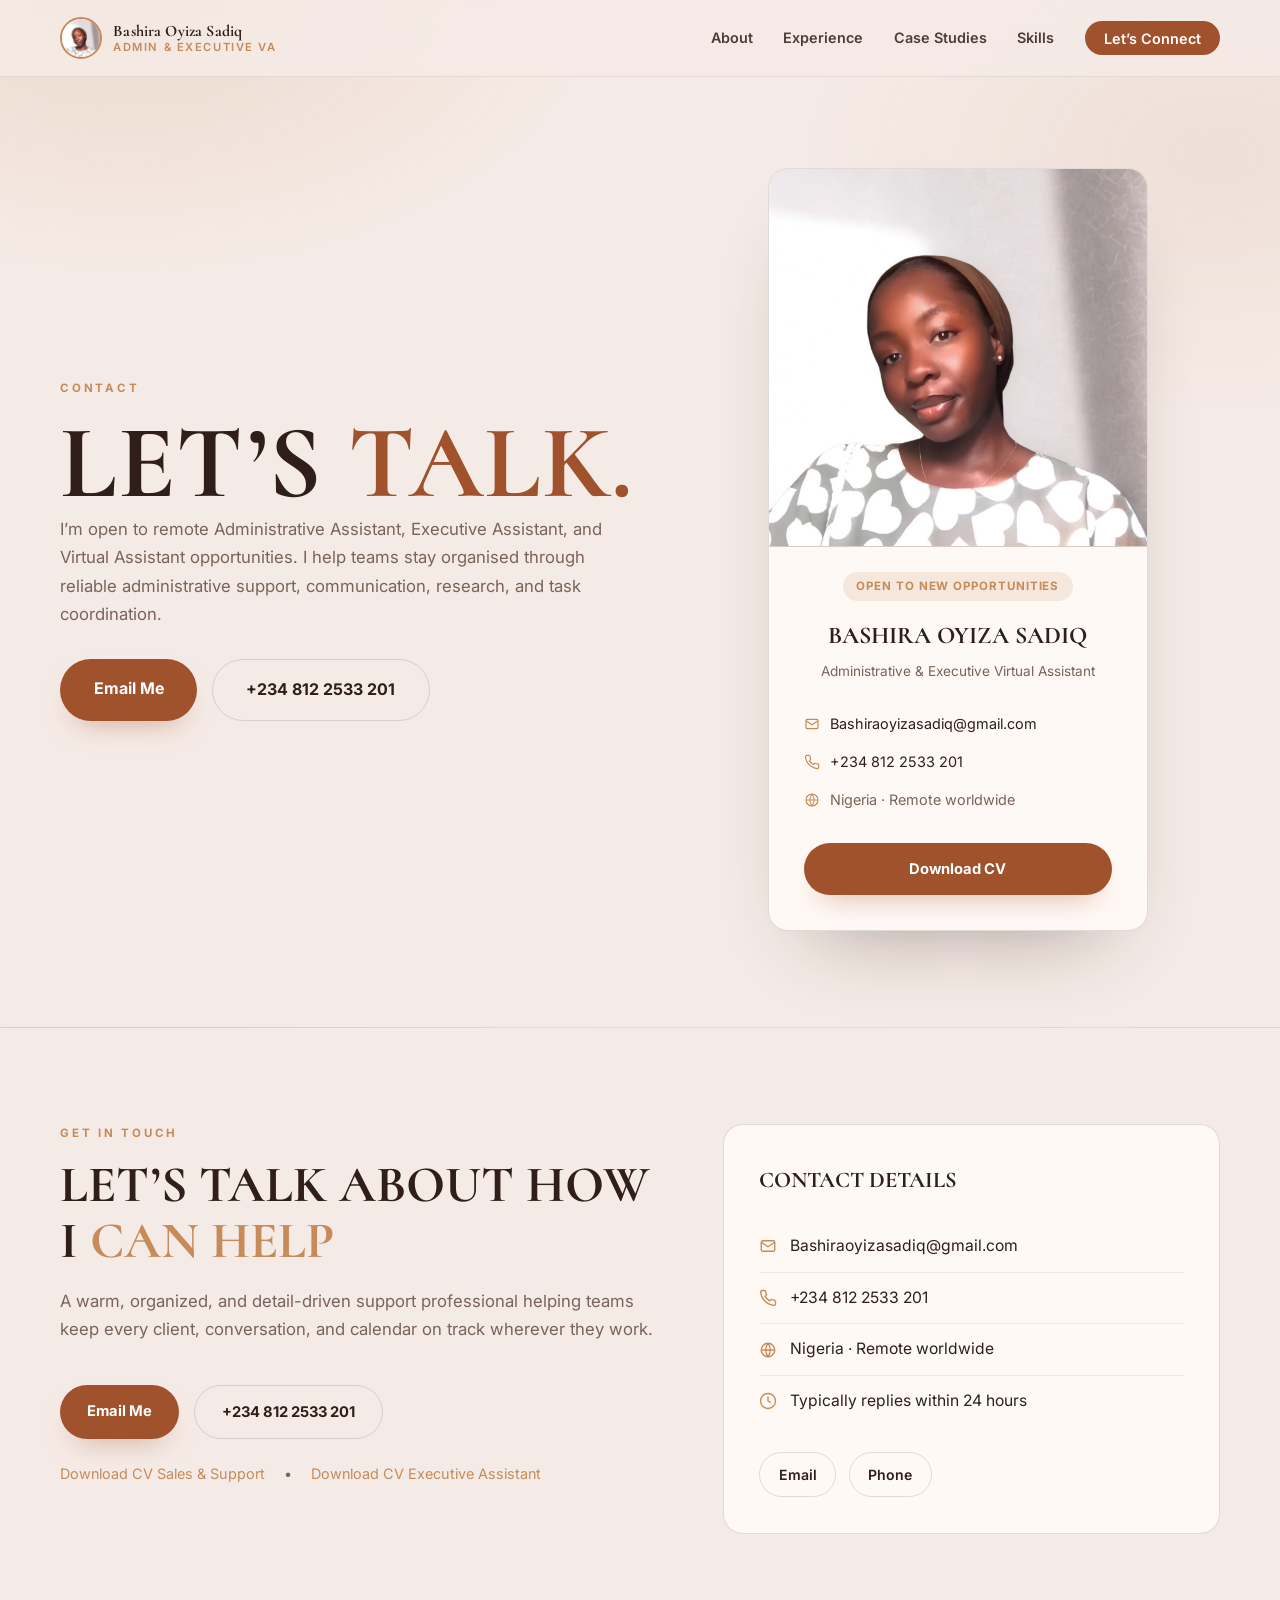
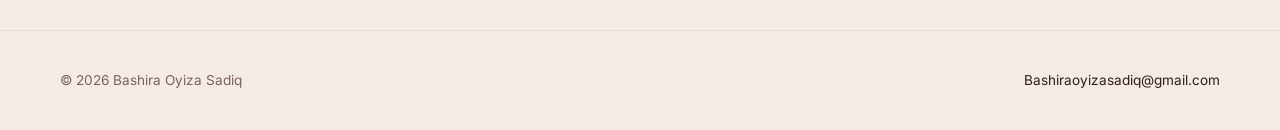
<file: contact.html>
<!DOCTYPE html>
<html lang="en">
<head>
  <meta charset="UTF-8" />
  <meta name="viewport" content="width=device-width, initial-scale=1.0" />
  <meta name="description" content="Contact Bashira Oyiza Sadiq open to remote customer support, sales assistance, and executive assistant roles. Download her CV." />
  <title>Contact Bashira Oyiza Sadiq</title>
  <link rel="preconnect" href="https://fonts.googleapis.com" />
  <link rel="preconnect" href="https://fonts.gstatic.com" crossorigin />
  <link href="https://fonts.googleapis.com/css2?family=Cormorant:wght@400;500;600;700&family=Inter:wght@400;500;600;700&display=swap" rel="stylesheet" />
  <link rel="stylesheet" href="css/styles.css" />
</head>
<body>

  <a class="skip-link" href="#main">Skip to content</a>

  <header class="site-header" id="siteHeader">
    <nav class="nav container" aria-label="Primary">
      <a href="index.html" class="brand">
        <span class="brand-mark"><img src="assets/Bashirah Profile Pic.jpeg" alt="" /></span>
        <span class="brand-text">
          <span class="brand-name">Bashira Oyiza Sadiq</span>
          <span class="brand-role">Admin &amp; Executive VA</span>
        </span>
      </a>
      <button class="nav-toggle" id="navToggle" aria-expanded="false" aria-controls="navLinks">
        <span class="nav-toggle-line"></span>
        <span class="nav-toggle-line"></span>
        <span class="nav-toggle-line"></span>
        <span class="visually-hidden">Menu</span>
      </button>
      <ul class="nav-links" id="navLinks">
        <li><a href="about.html">About</a></li>
        <li><a href="experience.html">Experience</a></li>
        <li><a href="case-studies.html">Case Studies</a></li>
        <li><a href="skills.html">Skills</a></li>
        <li><a href="contact.html" class="nav-cta">Let&rsquo;s Connect</a></li>
      </ul>
    </nav>
  </header>

  <main id="main">

    <section class="hero" id="top">
      <div class="container hero-inner">
        <div class="hero-content reveal">
          <p class="eyebrow">Contact</p>
          <h1 class="hero-name">Let&rsquo;s <span class="accent">Talk.</span></h1>
          <p class="hero-sub">
            I&rsquo;m open to remote Administrative Assistant, Executive Assistant, and Virtual Assistant
            opportunities. I help teams stay organised through reliable administrative support,
            communication, research, and task coordination.
          </p>
          <div class="hero-actions">
            <a href="mailto:Bashiraoyizasadiq@gmail.com" class="btn btn-primary btn-lg">Email Me</a>
            <a href="tel:+2348122533201" class="btn btn-ghost btn-lg">+234 812 2533 201</a>
          </div>
        </div>
        <div class="hero-visual reveal delay-1">
          <div class="profile-card">
            <div class="card-photo">
              <img src="assets/Bashirah Profile Pic.jpeg" alt="Bashira Oyiza Sadiq" />
            </div>
            <span class="card-overline">Open to new opportunities</span>
            <h2 class="card-name">Bashira Oyiza Sadiq</h2>
            <p class="card-role">Administrative &amp; Executive Virtual Assistant</p>
            <ul class="card-contacts">
              <li>
                <svg viewBox="0 0 24 24" width="16" height="16" fill="none" stroke="currentColor" stroke-width="1.8" aria-hidden="true"><rect x="3" y="5" width="18" height="14" rx="2"/><path d="m3 7 9 6 9-6"/></svg>
                <a href="mailto:Bashiraoyizasadiq@gmail.com">Bashiraoyizasadiq@gmail.com</a>
              </li>
              <li>
                <svg viewBox="0 0 24 24" width="16" height="16" fill="none" stroke="currentColor" stroke-width="1.8" aria-hidden="true"><path d="M22 16.9v3a2 2 0 0 1-2.2 2 19.8 19.8 0 0 1-8.6-3 19.5 19.5 0 0 1-6-6 19.8 19.8 0 0 1-3-8.7A2 2 0 0 1 4.1 2h3a2 2 0 0 1 2 1.7c.1 1 .4 2 .7 2.9a2 2 0 0 1-.4 2.1L8.1 9.9a16 16 0 0 0 6 6l1.2-1.3a2 2 0 0 1 2.1-.4c.9.3 1.9.6 2.9.7a2 2 0 0 1 1.7 2Z"/></svg>
                <a href="tel:+2348122533201">+234 812 2533 201</a>
              </li>
              <li>
                <svg viewBox="0 0 24 24" width="16" height="16" fill="none" stroke="currentColor" stroke-width="1.8" aria-hidden="true"><circle cx="12" cy="12" r="9"/><path d="M3.5 12h17M12 3a15 15 0 0 1 0 18M12 3a15 15 0 0 0 0 18"/></svg>
                <span>Nigeria &middot; Remote worldwide</span>
              </li>
            </ul>
            <a class="btn btn-primary btn-block" href="assets/cv-sales-support.pdf" download>Download CV</a>
          </div>
        </div>
      </div>
    </section>

    <section class="section" id="contact">
      <div class="container">
        <div class="contact-grid">
          <div class="reveal">
            <p class="eyebrow">Get In Touch</p>
            <h2 class="section-title">Let&rsquo;s Talk About How I <span class="accent">Can Help</span></h2>
            <p class="section-lead">
              A warm, organized, and detail-driven support professional helping teams keep every client,
              conversation, and calendar on track wherever they work.
            </p>
            <div class="contact-actions">
              <a href="mailto:Bashiraoyizasadiq@gmail.com" class="btn btn-primary">Email Me</a>
              <a href="tel:+2348122533201" class="btn btn-ghost">+234 812 2533 201</a>
            </div>
            <div class="contact-links">
              <a href="assets/cv-sales-support.pdf" download>Download CV Sales &amp; Support</a>
              <span class="dot" aria-hidden="true">&bull;</span>
              <a href="assets/cv-executive-assistant.pdf" download>Download CV Executive Assistant</a>
            </div>
          </div>
          <aside class="contact-card reveal delay-1">
            <h3>Contact Details</h3>
            <ul class="contact-list">
              <li>
                <svg viewBox="0 0 24 24" width="18" height="18" fill="none" stroke="currentColor" stroke-width="1.8" aria-hidden="true"><rect x="3" y="5" width="18" height="14" rx="2"/><path d="m3 7 9 6 9-6"/></svg>
                <a href="mailto:Bashiraoyizasadiq@gmail.com">Bashiraoyizasadiq@gmail.com</a>
              </li>
              <li>
                <svg viewBox="0 0 24 24" width="18" height="18" fill="none" stroke="currentColor" stroke-width="1.8" aria-hidden="true"><path d="M22 16.9v3a2 2 0 0 1-2.2 2 19.8 19.8 0 0 1-8.6-3 19.5 19.5 0 0 1-6-6 19.8 19.8 0 0 1-3-8.7A2 2 0 0 1 4.1 2h3a2 2 0 0 1 2 1.7c.1 1 .4 2 .7 2.9a2 2 0 0 1-.4 2.1L8.1 9.9a16 16 0 0 0 6 6l1.2-1.3a2 2 0 0 1 2.1-.4c.9.3 1.9.6 2.9.7a2 2 0 0 1 1.7 2Z"/></svg>
                <a href="tel:+2348122533201">+234 812 2533 201</a>
              </li>
              <li>
                <svg viewBox="0 0 24 24" width="18" height="18" fill="none" stroke="currentColor" stroke-width="1.8" aria-hidden="true"><circle cx="12" cy="12" r="9"/><path d="M3.5 12h17M12 3a15 15 0 0 1 0 18M12 3a15 15 0 0 0 0 18"/></svg>
                <span>Nigeria &middot; Remote worldwide</span>
              </li>
              <li>
                <svg viewBox="0 0 24 24" width="18" height="18" fill="none" stroke="currentColor" stroke-width="1.8" aria-hidden="true"><path d="M12 2a10 10 0 1 0 0 20 10 10 0 0 0 0-20Z"/><path d="M12 6v6l4 2"/></svg>
                <span>Typically replies within 24 hours</span>
              </li>
            </ul>
            <div class="socials">
              <a class="social-pill" href="mailto:Bashiraoyizasadiq@gmail.com">Email</a>
              <a class="social-pill" href="tel:+2348122533201">Phone</a>
            </div>
          </aside>
        </div>
      </div>
    </section>

  </main>

  <footer class="site-footer">
    <div class="container footer-inner">
      <p>&copy; 2026 Bashira Oyiza Sadiq</p>
      <a href="mailto:Bashiraoyizasadiq@gmail.com">Bashiraoyizasadiq@gmail.com</a>
    </div>
  </footer>

  <script src="js/main.js"></script>
</body>
</html>
</file>
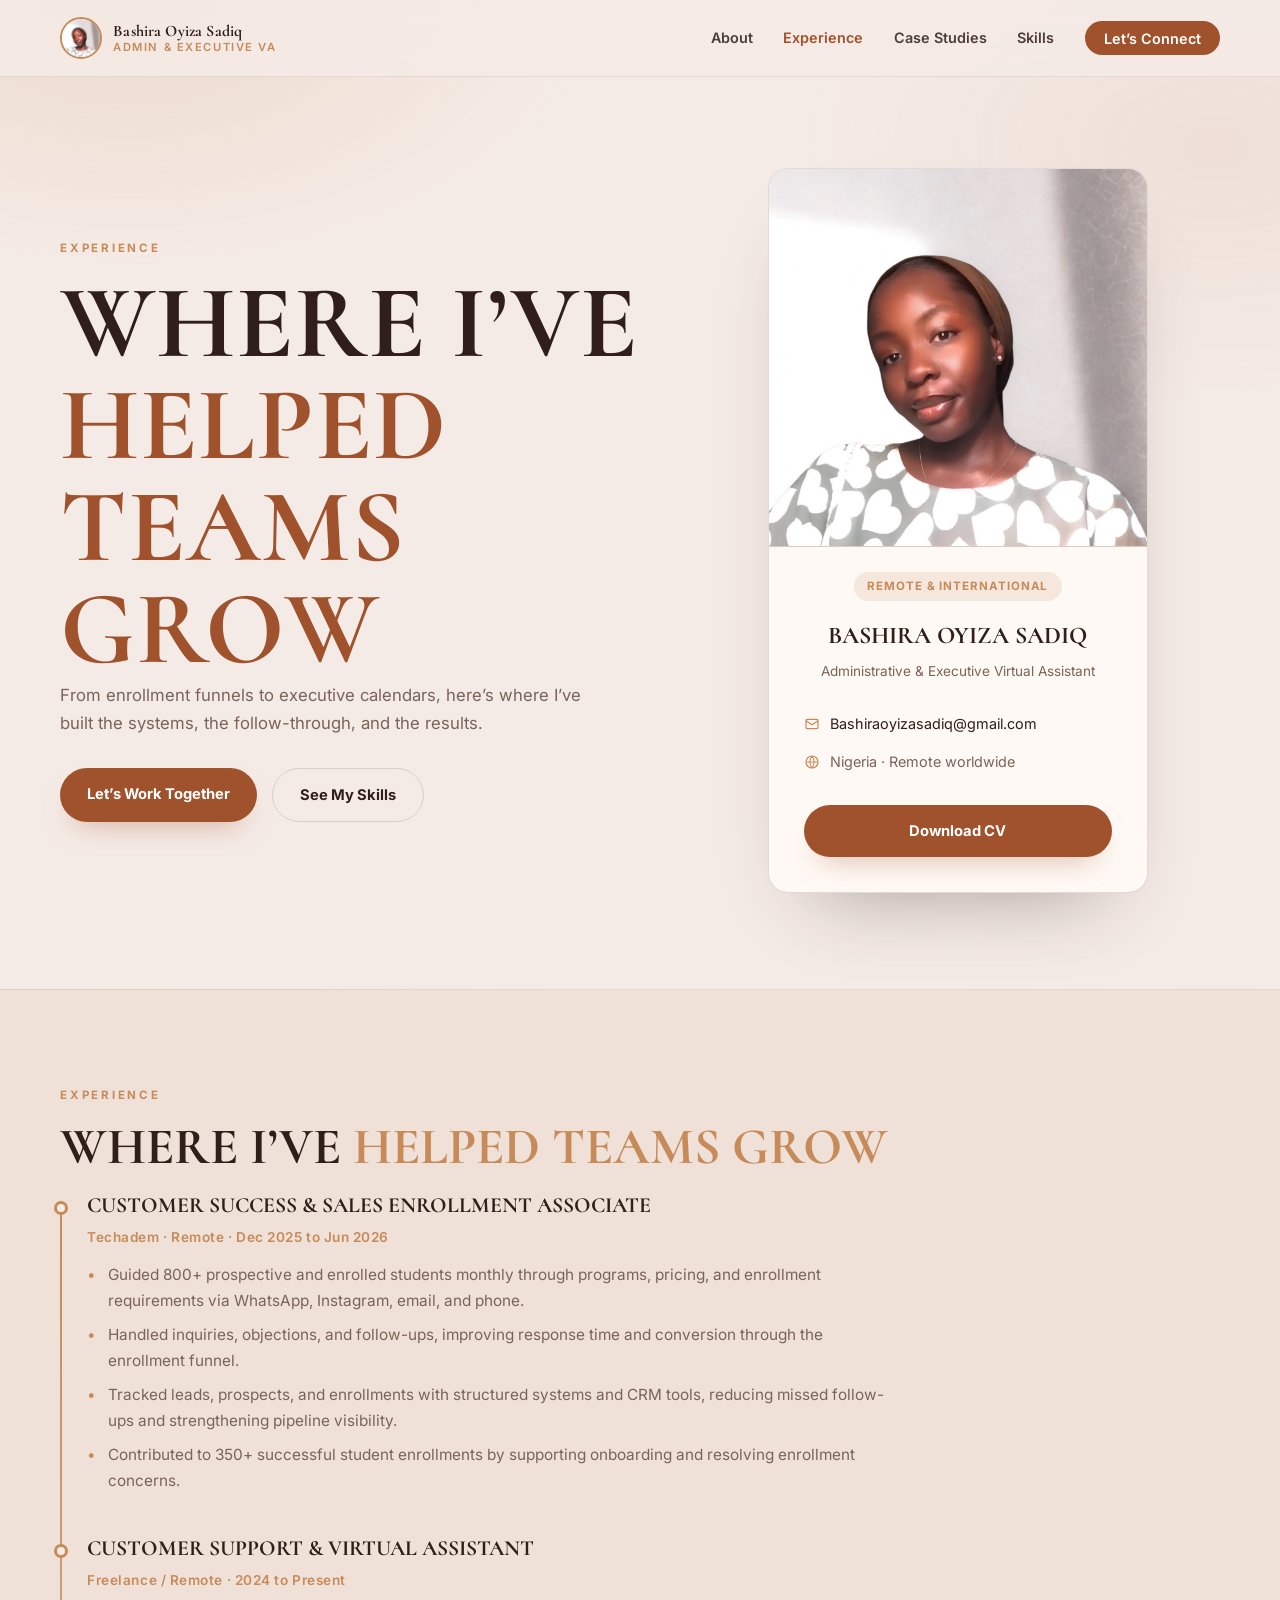
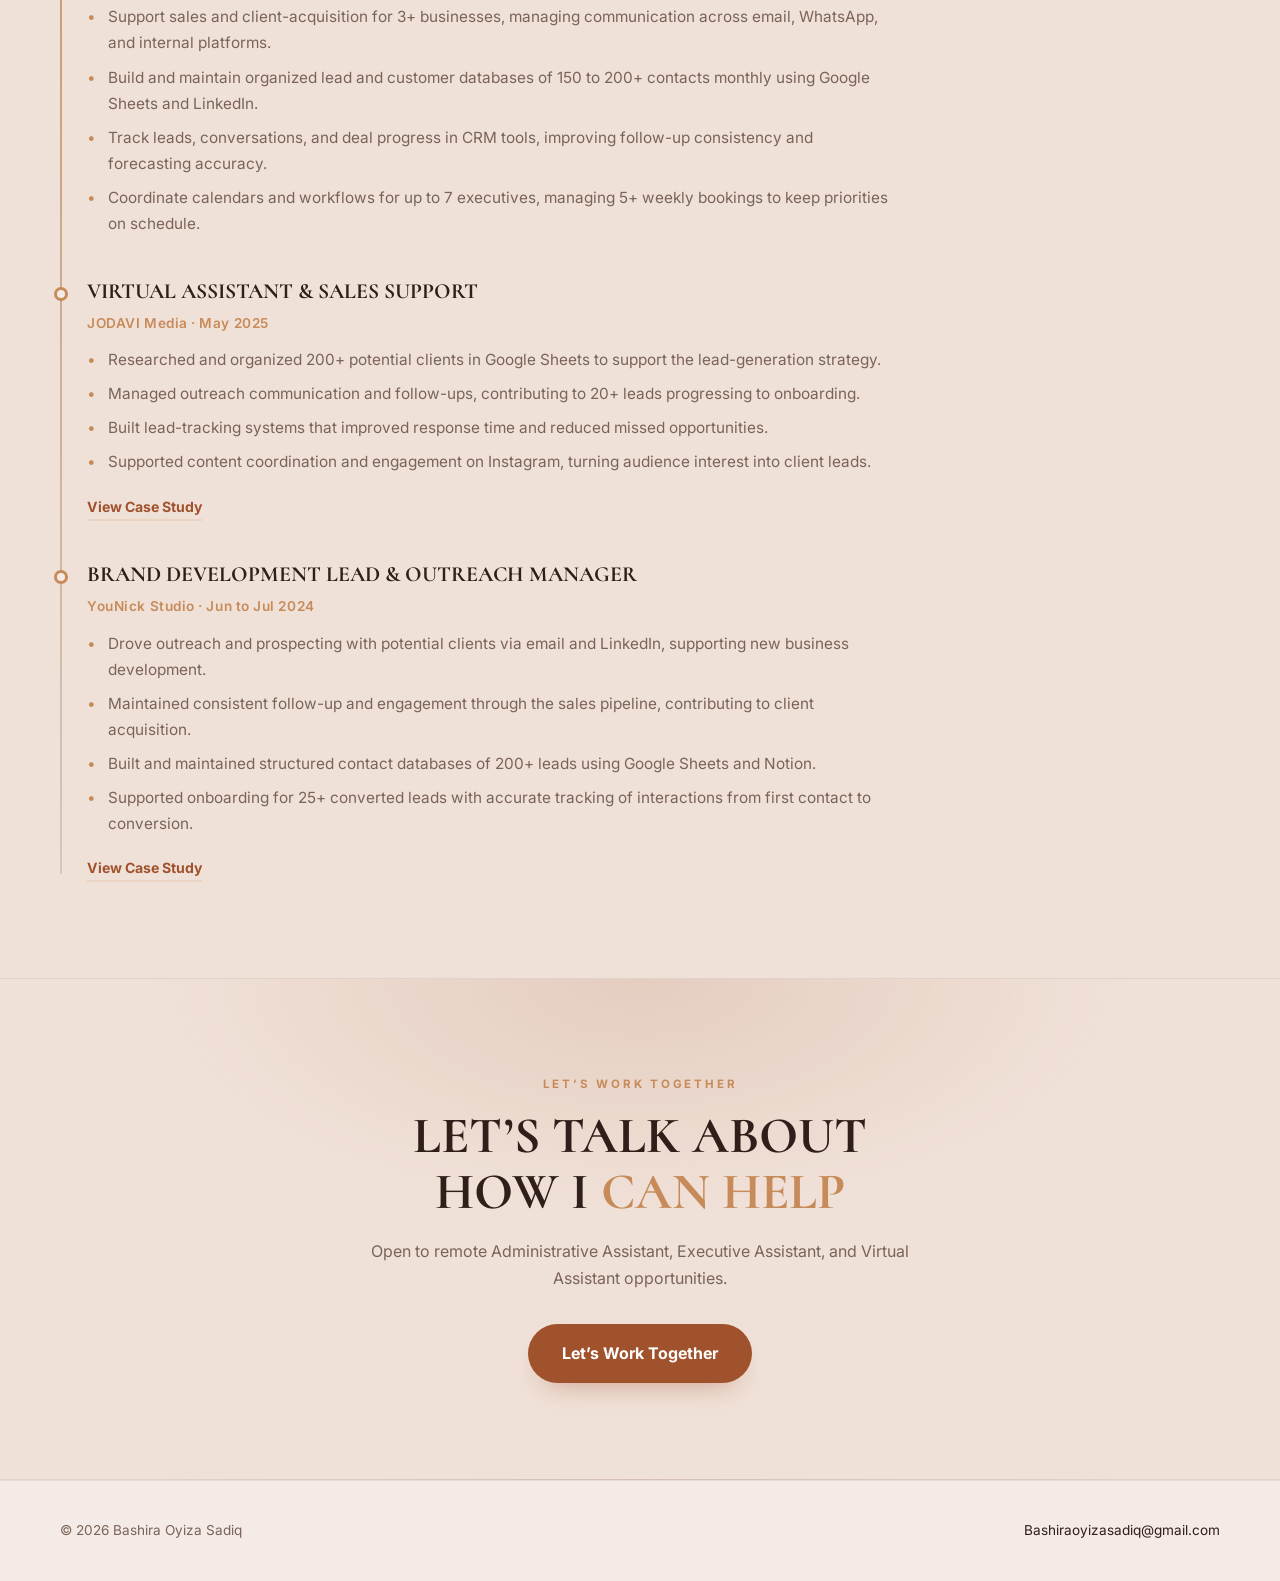
<file: experience.html>
<!DOCTYPE html>
<html lang="en">
<head>
  <meta charset="UTF-8" />
  <meta name="viewport" content="width=device-width, initial-scale=1.0" />
  <meta name="description" content="Experience Bashira Oyiza Sadiq. Customer success, sales enrollment, virtual assistance, and business development across remote teams." />
  <title>Experience Bashira Oyiza Sadiq</title>
  <link rel="preconnect" href="https://fonts.googleapis.com" />
  <link rel="preconnect" href="https://fonts.gstatic.com" crossorigin />
  <link href="https://fonts.googleapis.com/css2?family=Cormorant:wght@400;500;600;700&family=Inter:wght@400;500;600;700&display=swap" rel="stylesheet" />
  <link rel="stylesheet" href="css/styles.css" />
</head>
<body>

  <a class="skip-link" href="#main">Skip to content</a>

  <header class="site-header" id="siteHeader">
    <nav class="nav container" aria-label="Primary">
      <a href="index.html" class="brand">
        <span class="brand-mark"><img src="assets/Bashirah Profile Pic.jpeg" alt="" /></span>
        <span class="brand-text">
          <span class="brand-name">Bashira Oyiza Sadiq</span>
          <span class="brand-role">Admin &amp; Executive VA</span>
        </span>
      </a>
      <button class="nav-toggle" id="navToggle" aria-expanded="false" aria-controls="navLinks">
        <span class="nav-toggle-line"></span>
        <span class="nav-toggle-line"></span>
        <span class="nav-toggle-line"></span>
        <span class="visually-hidden">Menu</span>
      </button>
      <ul class="nav-links" id="navLinks">
        <li><a href="about.html">About</a></li>
        <li><a href="experience.html" aria-current="page">Experience</a></li>
        <li><a href="case-studies.html">Case Studies</a></li>
        <li><a href="skills.html">Skills</a></li>
        <li><a href="contact.html" class="nav-cta">Let&rsquo;s Connect</a></li>
      </ul>
    </nav>
  </header>

  <main id="main">

    <section class="hero" id="top">
      <div class="container hero-inner">
        <div class="hero-content reveal">
          <p class="eyebrow">Experience</p>
          <h1 class="hero-name">Where I&rsquo;ve <span class="accent">Helped Teams Grow</span></h1>
          <p class="hero-sub">
            From enrollment funnels to executive calendars, here&rsquo;s where I&rsquo;ve built the systems,
            the follow-through, and the results.
          </p>
          <div class="hero-actions">
            <a href="contact.html" class="btn btn-primary">Let&rsquo;s Work Together</a>
            <a href="skills.html" class="btn btn-ghost">See My Skills</a>
          </div>
        </div>
        <div class="hero-visual reveal delay-1">
          <div class="profile-card">
            <div class="card-photo">
              <img src="assets/Bashirah Profile Pic.jpeg" alt="Bashira Oyiza Sadiq" />
            </div>
            <span class="card-overline">Remote &amp; International</span>
            <h2 class="card-name">Bashira Oyiza Sadiq</h2>
            <p class="card-role">Administrative &amp; Executive Virtual Assistant</p>
            <ul class="card-contacts">
              <li>
                <svg viewBox="0 0 24 24" width="16" height="16" fill="none" stroke="currentColor" stroke-width="1.8" aria-hidden="true"><rect x="3" y="5" width="18" height="14" rx="2"/><path d="m3 7 9 6 9-6"/></svg>
                <a href="mailto:Bashiraoyizasadiq@gmail.com">Bashiraoyizasadiq@gmail.com</a>
              </li>
              <li>
                <svg viewBox="0 0 24 24" width="16" height="16" fill="none" stroke="currentColor" stroke-width="1.8" aria-hidden="true"><circle cx="12" cy="12" r="9"/><path d="M3.5 12h17M12 3a15 15 0 0 1 0 18M12 3a15 15 0 0 0 0 18"/></svg>
                <span>Nigeria &middot; Remote worldwide</span>
              </li>
            </ul>
            <a class="btn btn-primary btn-block" href="assets/cv-sales-support.pdf" download>Download CV</a>
          </div>
        </div>
      </div>
    </section>

    <section class="section section-alt" id="experience">
      <div class="container">
        <p class="eyebrow">Experience</p>
        <h2 class="section-title">Where I&rsquo;ve <span class="accent">Helped Teams Grow</span></h2>
        <div class="timeline">

          <article class="timeline-item reveal">
            <header class="timeline-head">
              <h3>Customer Success &amp; Sales Enrollment Associate</h3>
              <span class="timeline-meta">Techadem &middot; Remote &middot; Dec 2025  to  Jun 2026</span>
            </header>
            <ul>
              <li>Guided 800+ prospective and enrolled students monthly through programs, pricing, and enrollment requirements via WhatsApp, Instagram, email, and phone.</li>
              <li>Handled inquiries, objections, and follow-ups, improving response time and conversion through the enrollment funnel.</li>
              <li>Tracked leads, prospects, and enrollments with structured systems and CRM tools, reducing missed follow-ups and strengthening pipeline visibility.</li>
              <li>Contributed to 350+ successful student enrollments by supporting onboarding and resolving enrollment concerns.</li>
            </ul>
          </article>

          <article class="timeline-item reveal">
            <header class="timeline-head">
              <h3>Customer Support &amp; Virtual Assistant</h3>
              <span class="timeline-meta">Freelance / Remote &middot; 2024  to  Present</span>
            </header>
            <ul>
              <li>Support sales and client-acquisition for 3+ businesses, managing communication across email, WhatsApp, and internal platforms.</li>
              <li>Build and maintain organized lead and customer databases of 150 to 200+ contacts monthly using Google Sheets and LinkedIn.</li>
              <li>Track leads, conversations, and deal progress in CRM tools, improving follow-up consistency and forecasting accuracy.</li>
              <li>Coordinate calendars and workflows for up to 7 executives, managing 5+ weekly bookings to keep priorities on schedule.</li>
            </ul>
          </article>

          <article class="timeline-item reveal">
            <header class="timeline-head">
              <h3>Virtual Assistant &amp; Sales Support</h3>
              <span class="timeline-meta">JODAVI Media &middot; May 2025</span>
            </header>
            <ul>
              <li>Researched and organized 200+ potential clients in Google Sheets to support the lead-generation strategy.</li>
              <li>Managed outreach communication and follow-ups, contributing to 20+ leads progressing to onboarding.</li>
              <li>Built lead-tracking systems that improved response time and reduced missed opportunities.</li>
              <li>Supported content coordination and engagement on Instagram, turning audience interest into client leads.</li>
            </ul>
            <a class="timeline-link" href="case-studies.html#jodavi">View Case Study</a>
          </article>

          <article class="timeline-item reveal">
            <header class="timeline-head">
              <h3>Brand Development Lead &amp; Outreach Manager</h3>
              <span class="timeline-meta">YouNick Studio &middot; Jun  to  Jul 2024</span>
            </header>
            <ul>
              <li>Drove outreach and prospecting with potential clients via email and LinkedIn, supporting new business development.</li>
              <li>Maintained consistent follow-up and engagement through the sales pipeline, contributing to client acquisition.</li>
              <li>Built and maintained structured contact databases of 200+ leads using Google Sheets and Notion.</li>
              <li>Supported onboarding for 25+ converted leads with accurate tracking of interactions from first contact to conversion.</li>
            </ul>
            <a class="timeline-link" href="case-studies.html#younick">View Case Study</a>
          </article>

        </div>
      </div>
    </section>

    <section class="section cta-band">
      <div class="container reveal">
        <p class="eyebrow">Let&rsquo;s Work Together</p>
        <h2 class="section-title">Let&rsquo;s Talk About How I <span class="accent">Can Help</span></h2>
        <p class="cta-sub">Open to remote Administrative Assistant, Executive Assistant, and Virtual Assistant opportunities.</p>
        <a href="contact.html" class="btn btn-primary btn-lg">Let&rsquo;s Work Together</a>
      </div>
    </section>

  </main>

  <footer class="site-footer">
    <div class="container footer-inner">
      <p>&copy; 2026 Bashira Oyiza Sadiq</p>
      <a href="mailto:Bashiraoyizasadiq@gmail.com">Bashiraoyizasadiq@gmail.com</a>
    </div>
  </footer>

  <script src="js/main.js"></script>
</body>
</html>
</file>
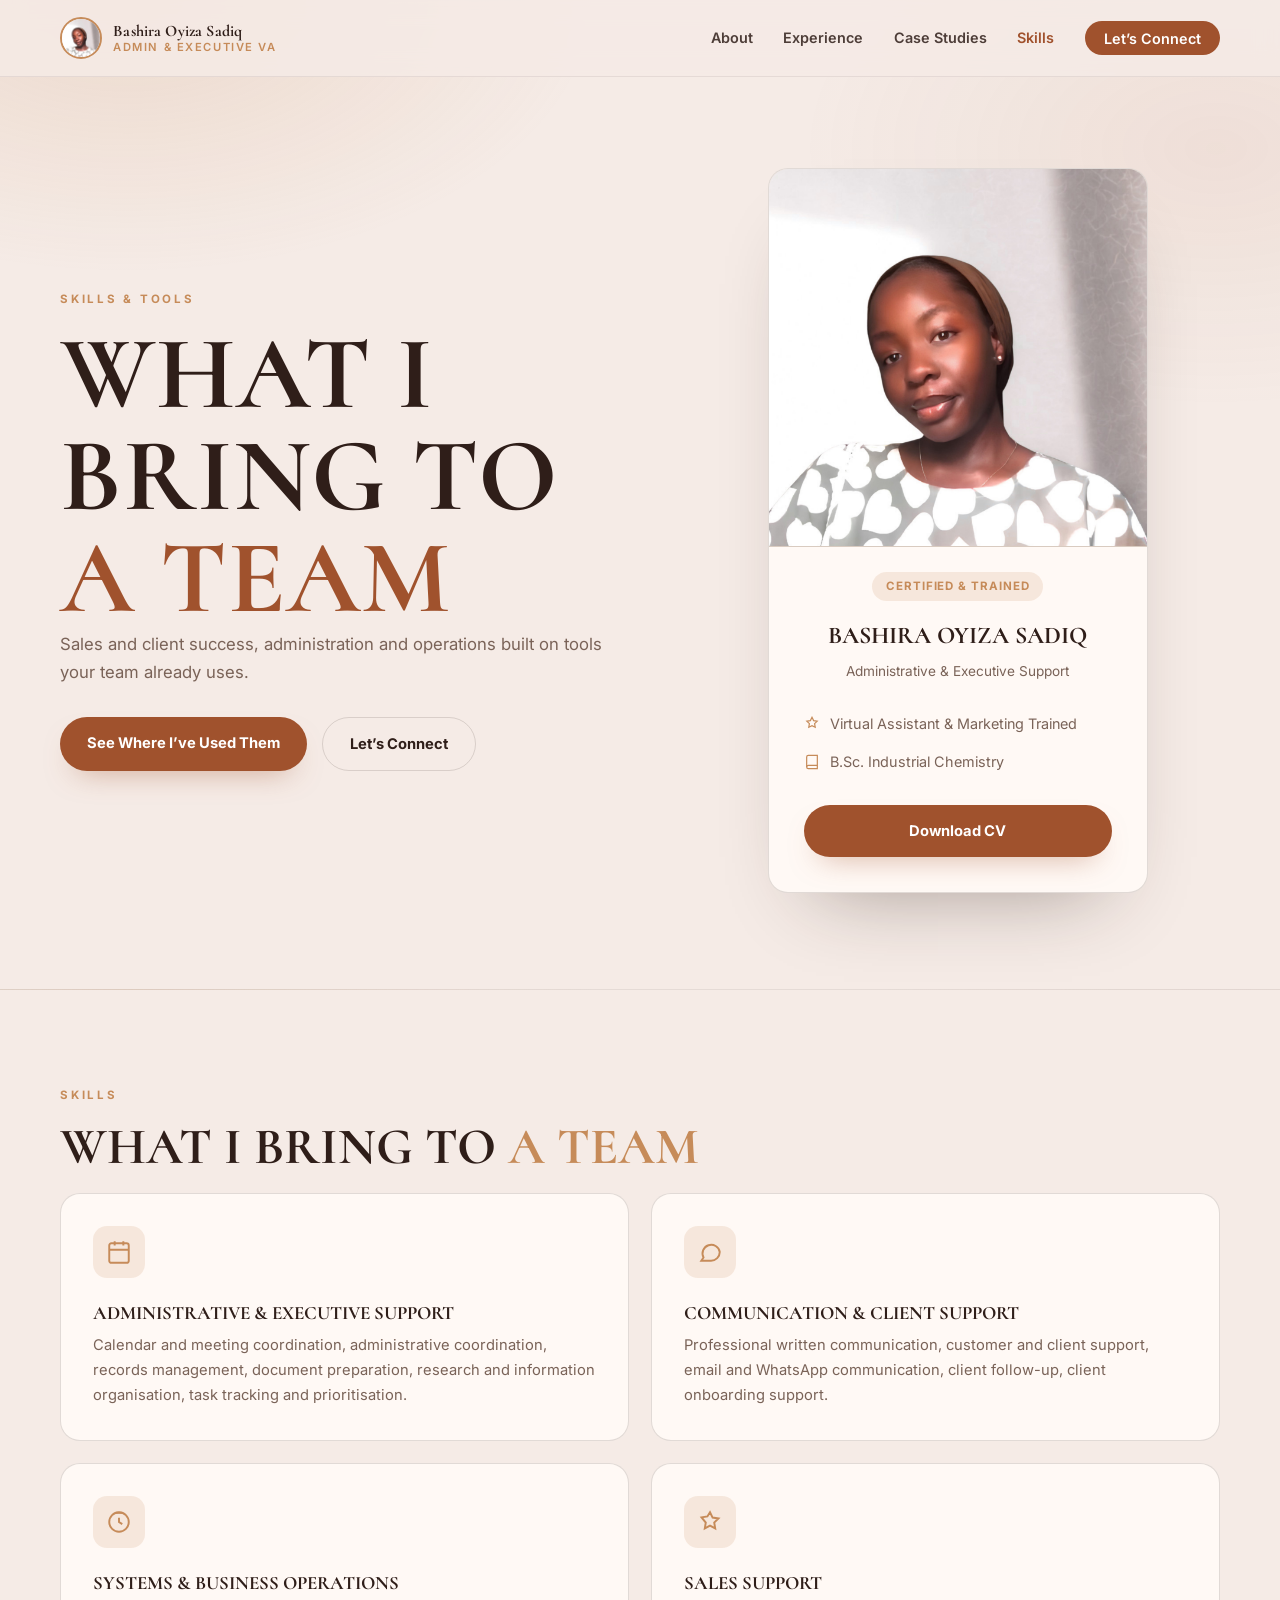
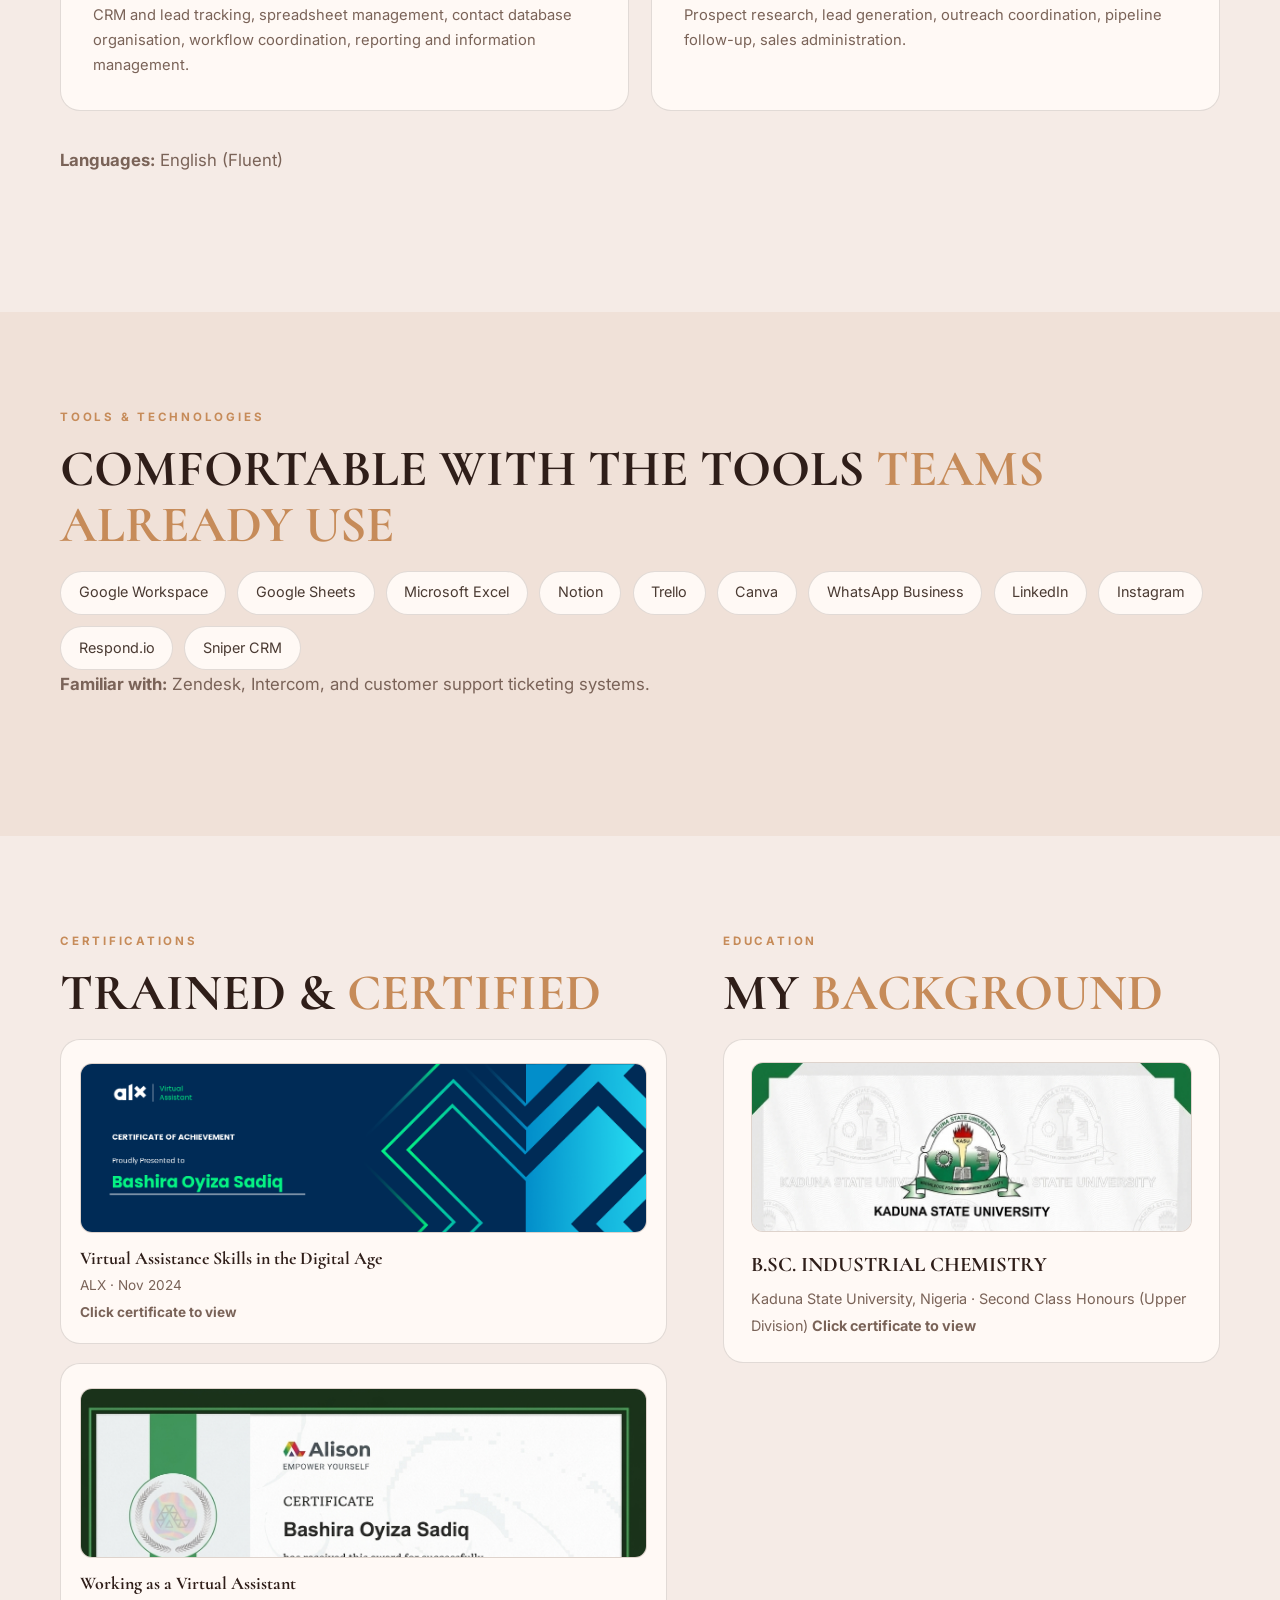
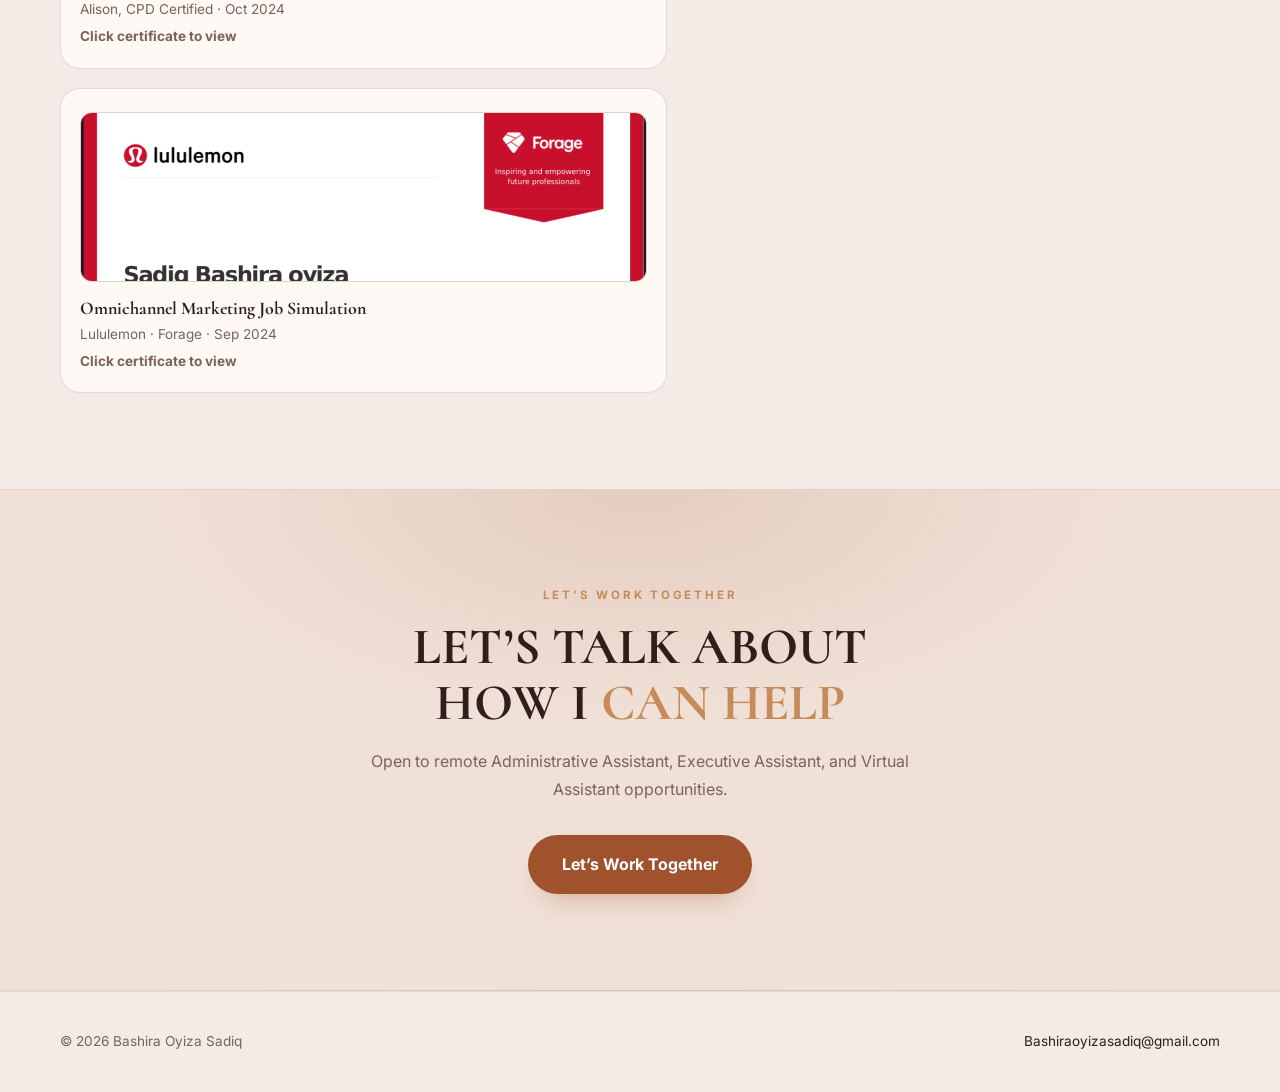
<file: skills.html>
<!DOCTYPE html>
<html lang="en">
<head>
  <meta charset="UTF-8" />
  <meta name="viewport" content="width=device-width, initial-scale=1.0" />
  <meta name="description" content="Skills, tools, and credentials Bashira Oyiza Sadiq. Sales support, client success, executive admin, and the tools teams already use." />
  <title>Skills &amp; Tools Bashira Oyiza Sadiq</title>
  <link rel="preconnect" href="https://fonts.googleapis.com" />
  <link rel="preconnect" href="https://fonts.gstatic.com" crossorigin />
  <link href="https://fonts.googleapis.com/css2?family=Cormorant:wght@400;500;600;700&family=Inter:wght@400;500;600;700&display=swap" rel="stylesheet" />
  <link rel="stylesheet" href="css/styles.css" />
</head>
<body>

  <a class="skip-link" href="#main">Skip to content</a>

  <header class="site-header" id="siteHeader">
    <nav class="nav container" aria-label="Primary">
      <a href="index.html" class="brand">
        <span class="brand-mark"><img src="assets/Bashirah Profile Pic.jpeg" alt="" /></span>
        <span class="brand-text">
          <span class="brand-name">Bashira Oyiza Sadiq</span>
          <span class="brand-role">Admin &amp; Executive VA</span>
        </span>
      </a>
      <button class="nav-toggle" id="navToggle" aria-expanded="false" aria-controls="navLinks">
        <span class="nav-toggle-line"></span>
        <span class="nav-toggle-line"></span>
        <span class="nav-toggle-line"></span>
        <span class="visually-hidden">Menu</span>
      </button>
      <ul class="nav-links" id="navLinks">
        <li><a href="about.html">About</a></li>
        <li><a href="experience.html">Experience</a></li>
        <li><a href="case-studies.html">Case Studies</a></li>
        <li><a href="skills.html" aria-current="page">Skills</a></li>
        <li><a href="contact.html" class="nav-cta">Let&rsquo;s Connect</a></li>
      </ul>
    </nav>
  </header>

  <main id="main">

    <section class="hero" id="top">
      <div class="container hero-inner">
        <div class="hero-content reveal">
          <p class="eyebrow">Skills &amp; Tools</p>
          <h1 class="hero-name">What I Bring To <span class="accent">A Team</span></h1>
          <p class="hero-sub">
            Sales and client success, administration and operations built on tools your team already uses.
          </p>
          <div class="hero-actions">
            <a href="experience.html" class="btn btn-primary">See Where I&rsquo;ve Used Them</a>
            <a href="contact.html" class="btn btn-ghost">Let&rsquo;s Connect</a>
          </div>
        </div>
        <div class="hero-visual reveal delay-1">
          <div class="profile-card">
            <div class="card-photo">
              <img src="assets/Bashirah Profile Pic.jpeg" alt="Bashira Oyiza Sadiq" />
            </div>
            <span class="card-overline">Certified &amp; Trained</span>
            <h2 class="card-name">Bashira Oyiza Sadiq</h2>
            <p class="card-role">Administrative &amp; Executive Support</p>
            <ul class="card-contacts">
              <li>
                <svg viewBox="0 0 24 24" width="16" height="16" fill="none" stroke="currentColor" stroke-width="1.8" aria-hidden="true"><path d="M12 2l2.4 4.9 5.4.8-3.9 3.8.9 5.4-4.8-2.5-4.8 2.5.9-5.4L4.2 7.7l5.4-.8L12 2z"/></svg>
                <span>Virtual Assistant &amp; Marketing Trained</span>
              </li>
              <li>
                <svg viewBox="0 0 24 24" width="16" height="16" fill="none" stroke="currentColor" stroke-width="1.8" aria-hidden="true"><path d="M4 19.5A2.5 2.5 0 0 1 6.5 17H20"/><path d="M6.5 2H20v20H6.5A2.5 2.5 0 0 1 4 19.5v-15A2.5 2.5 0 0 1 6.5 2z"/></svg>
                <span>B.Sc. Industrial Chemistry</span>
              </li>
            </ul>
            <a class="btn btn-primary btn-block" href="assets/cv-executive-assistant.pdf" download>Download CV</a>
          </div>
        </div>
      </div>
    </section>

    <section class="section" id="skills">
      <div class="container">
        <p class="eyebrow">Skills</p>
        <h2 class="section-title">What I Bring To <span class="accent">A Team</span></h2>
        <div class="services-grid" style="grid-template-columns: repeat(2, 1fr);">
          <article class="service-card reveal">
            <span class="service-icon" aria-hidden="true">
              <svg viewBox="0 0 24 24" width="26" height="26" fill="none" stroke="currentColor" stroke-width="1.8"><rect x="3" y="4" width="18" height="18" rx="2"/><path d="M3 10h18M8 2v4M16 2v4"/></svg>
            </span>
            <h3>Administrative &amp; Executive Support</h3>
            <p>Calendar and meeting coordination, administrative coordination, records management, document preparation, research and information organisation, task tracking and prioritisation.</p>
          </article>
          <article class="service-card reveal delay-1">
            <span class="service-icon" aria-hidden="true">
              <svg viewBox="0 0 24 24" width="26" height="26" fill="none" stroke="currentColor" stroke-width="1.8"><path d="M21 12a8 8 0 0 1-8 8H4l2-3a8 8 0 1 1 15-5Z"/></svg>
            </span>
            <h3>Communication &amp; Client Support</h3>
            <p>Professional written communication, customer and client support, email and WhatsApp communication, client follow-up, client onboarding support.</p>
          </article>
          <article class="service-card reveal">
            <span class="service-icon" aria-hidden="true">
              <svg viewBox="0 0 24 24" width="26" height="26" fill="none" stroke="currentColor" stroke-width="1.8"><circle cx="12" cy="12" r="9"/><path d="M12 8v4l3 2"/><path d="M9 3.5h6"/></svg>
            </span>
            <h3>Systems &amp; Business Operations</h3>
            <p>CRM and lead tracking, spreadsheet management, contact database organisation, workflow coordination, reporting and information management.</p>
          </article>
          <article class="service-card reveal delay-1">
            <span class="service-icon" aria-hidden="true">
              <svg viewBox="0 0 24 24" width="26" height="26" fill="none" stroke="currentColor" stroke-width="1.8"><path d="M12 3l2.4 4.9 5.4.8-3.9 3.8.9 5.4-4.8-2.5-4.8 2.5.9-5.4L4.2 7.7l5.4-.8L12 3z"/></svg>
            </span>
            <h3>Sales Support</h3>
            <p>Prospect research, lead generation, outreach coordination, pipeline follow-up, sales administration.</p>
          </article>
        </div>
        <p class="section-lead" style="margin-top: 2.2rem;"><strong>Languages:</strong> English (Fluent)</p>
      </div>
    </section>

    <section class="section section-alt" id="tools">
      <div class="container">
        <p class="eyebrow">Tools &amp; Technologies</p>
        <h2 class="section-title">Comfortable With The Tools <span class="accent">Teams Already Use</span></h2>
        <ul class="chip-list reveal">
          <li>Google Workspace</li>
          <li>Google Sheets</li>
          <li>Microsoft Excel</li>
          <li>Notion</li>
          <li>Trello</li>
          <li>Canva</li>
          <li>WhatsApp Business</li>
          <li>LinkedIn</li>
          <li>Instagram</li>
          <li>Respond.io</li>
          <li>Sniper CRM</li>
        </ul>
        <p class="section-lead"><strong>Familiar with:</strong> Zendesk, Intercom, and customer support ticketing systems.</p>
      </div>
    </section>

    <section class="section" id="credentials">
      <div class="container">
        <div class="contact-grid">
          <div class="reveal">
            <p class="eyebrow">Certifications</p>
            <h2 class="section-title">Trained &amp; <span class="accent">Certified</span></h2>
            <ul class="cert-grid">
              <li class="cert-card">
                <span class="cert-thumb"><img src="assets/ALX VA certificate .png" alt="ALX certificate of achievement for Virtual Assistance Skills in the Digital Age, issued November 2024" data-zoom loading="lazy" /></span>
                <strong>Virtual Assistance Skills in the Digital Age</strong>
                <span>ALX &middot; Nov 2024</span>
                <span class="cert-cta">Click certificate to view</span>
              </li>
              <li class="cert-card">
                <span class="cert-thumb"><img src="assets/Alison - Virtual Assistant Certificate.jpeg" alt="Alison CPD certified certificate for Working as a Virtual Assistant, awarded October 2024" data-zoom loading="lazy" /></span>
                <strong>Working as a Virtual Assistant</strong>
                <span>Alison, CPD Certified &middot; Oct 2024</span>
                <span class="cert-cta">Click certificate to view</span>
              </li>
              <li class="cert-card">
                <span class="cert-thumb"><img src="assets/Omnichannel Certificate of Completion.PNG" alt="Forage certificate of completion for the Lululemon Omnichannel Marketing job simulation, September 2024" data-zoom loading="lazy" /></span>
                <strong>Omnichannel Marketing Job Simulation</strong>
                <span>Lululemon &middot; Forage &middot; Sep 2024</span>
                <span class="cert-cta">Click certificate to view</span>
              </li>
            </ul>
          </div>
          <div class="reveal delay-1">
            <p class="eyebrow">Education</p>
            <h2 class="section-title">My <span class="accent">Background</span></h2>
            <div class="credential-block">
              <span class="cert-thumb"><img src="assets/BSc. Certificate (KASU).jpeg" alt="Kaduna State University degree certificate for Bachelor of Science in Industrial Chemistry, Second Class Honours Upper Division" data-zoom loading="lazy" /></span>
              <strong>B.Sc. Industrial Chemistry</strong>
              <span>Kaduna State University, Nigeria &middot; Second Class Honours (Upper Division)</span>
              <span class="cert-cta">Click certificate to view</span>
            </div>
          </div>
        </div>
      </div>
    </section>

    <section class="section cta-band">
      <div class="container reveal">
        <p class="eyebrow">Let&rsquo;s Work Together</p>
        <h2 class="section-title">Let&rsquo;s Talk About How I <span class="accent">Can Help</span></h2>
        <p class="cta-sub">Open to remote Administrative Assistant, Executive Assistant, and Virtual Assistant opportunities.</p>
        <a href="contact.html" class="btn btn-primary btn-lg">Let&rsquo;s Work Together</a>
      </div>
    </section>

  </main>

  <footer class="site-footer">
    <div class="container footer-inner">
      <p>&copy; 2026 Bashira Oyiza Sadiq</p>
      <a href="mailto:Bashiraoyizasadiq@gmail.com">Bashiraoyizasadiq@gmail.com</a>
    </div>
  </footer>

  <script src="js/main.js"></script>
</body>
</html>
</file>
<file: css/styles.css>
:root {
  --bg: #f5ebe6;
  --bg-soft: #f0e1d8;
  --surface: #fff9f5;
  --surface-2: #fbf1ea;
  --ink: #2f1e19;
  --muted: #7a6358;
  --accent: #c68b59;
  --accent-deep: #a0522d;
  --accent-darker: #833d20;
  --accent-dim: rgba(198, 139, 89, 0.16);
  --line: rgba(47, 30, 25, 0.14);
  --line-soft: rgba(47, 30, 25, 0.08);
  --radius: 20px;
  --font-display: "Cormorant", "Cormorant Garamond", Georgia, serif;
  --font-body: "Inter", system-ui, -apple-system, Segoe UI, Roboto, sans-serif;
}

*,
*::before,
*::after {
  box-sizing: border-box;
}

html {
  scroll-behavior: smooth;
  scroll-padding-top: 84px;
}

body {
  margin: 0;
  font-family: var(--font-body);
  font-size: 16px;
  line-height: 1.7;
  color: var(--ink);
  background: var(--bg);
  -webkit-font-smoothing: antialiased;
}

img {
  max-width: 100%;
  display: block;
}

a {
  color: var(--ink);
  text-decoration: none;
}

.container {
  width: min(1160px, 100% - 3rem);
  margin-inline: auto;
}

.visually-hidden {
  position: absolute;
  width: 1px;
  height: 1px;
  padding: 0;
  margin: -1px;
  overflow: hidden;
  clip: rect(0 0 0 0);
  white-space: nowrap;
  border: 0;
}

.skip-link {
  position: absolute;
  left: 0.75rem;
  top: -3rem;
  z-index: 100;
  padding: 0.6rem 1rem;
  background: var(--ink);
  color: #fff;
  font-weight: 700;
  border-radius: 8px;
  transition: top 0.2s ease;
}

.skip-link:focus {
  top: 0.75rem;
}

/* ---------- Header / Nav ---------- */

.site-header {
  position: fixed;
  top: 0;
  left: 0;
  right: 0;
  z-index: 50;
  background: rgba(245, 235, 230, 0.86);
  backdrop-filter: blur(12px);
  border-bottom: 1px solid var(--line-soft);
  transition: border-color 0.25s ease, box-shadow 0.25s ease;
}

.site-header.scrolled {
  border-bottom-color: var(--line);
  box-shadow: 0 14px 34px -24px rgba(47, 30, 25, 0.45);
}

.nav {
  display: flex;
  align-items: center;
  justify-content: space-between;
  gap: 1.5rem;
  height: 76px;
}

.brand {
  display: flex;
  align-items: center;
  gap: 0.7rem;
}

.brand-mark {
  display: grid;
  place-items: center;
  width: 42px;
  height: 42px;
  border-radius: 50%;
  overflow: hidden;
  background: var(--accent-dim);
  border: 2px solid var(--accent);
  flex: none;
}

.brand-mark img {
  width: 100%;
  height: 100%;
  object-fit: cover;
}

.brand-text {
  display: flex;
  flex-direction: column;
  line-height: 1.15;
}

.brand-name {
  font-family: var(--font-display);
  font-weight: 800;
  font-size: 1rem;
  letter-spacing: 0.01em;
}

.brand-role {
  font-size: 0.7rem;
  color: var(--accent);
  letter-spacing: 0.14em;
  text-transform: uppercase;
  font-weight: 600;
}

.nav-links {
  display: flex;
  align-items: center;
  gap: 1.9rem;
  margin: 0;
  padding: 0;
  list-style: none;
}

.nav-links a {
  color: var(--ink);
  font-size: 0.9rem;
  font-weight: 600;
  opacity: 0.85;
}

.nav-links a:hover {
  color: var(--accent-deep);
  opacity: 1;
}

.nav-links a.is-active {
  color: var(--accent-deep);
  opacity: 1;
}

.nav-links .nav-cta {
  padding: 0.55rem 1.2rem;
  border-radius: 999px;
  background: var(--accent-deep);
  color: #fff;
  opacity: 1;
  transition: background 0.2s ease, transform 0.2s ease;
}

.nav-links .nav-cta:hover {
  background: var(--accent-darker);
  transform: translateY(-2px);
  color: #fff;
}

.nav-toggle {
  display: none;
  flex-direction: column;
  justify-content: center;
  gap: 5px;
  width: 44px;
  height: 44px;
  padding: 0;
  border: 0;
  background: none;
  cursor: pointer;
}

.nav-toggle-line {
  width: 24px;
  height: 2px;
  margin-inline: auto;
  background: var(--ink);
  border-radius: 2px;
  transition: transform 0.25s ease, opacity 0.25s ease;
}

/* ---------- Hero ---------- */

.hero {
  padding: 168px 0 96px;
  background:
    radial-gradient(720px 420px at 10% 0%, rgba(198, 139, 89, 0.18), transparent 65%),
    radial-gradient(640px 400px at 95% 15%, rgba(160, 82, 45, 0.08), transparent 65%),
    var(--bg);
  border-bottom: 1px solid var(--line-soft);
}

.hero-inner {
  display: grid;
  grid-template-columns: 1.05fr 0.95fr;
  gap: 3.5rem;
  align-items: center;
}

.hero-name {
  margin: 0;
  font-family: var(--font-display);
  font-weight: 700;
  font-size: clamp(3.2rem, 9vw, 6.5rem);
  line-height: 0.98;
  letter-spacing: 0.01em;
  text-transform: uppercase;
}

.hero-name .accent {
  color: var(--accent-deep);
}

.hero-tag {
  margin: 1.4rem 0 1.1rem;
  font-family: var(--font-display);
  font-size: clamp(1.1rem, 2.4vw, 1.5rem);
  font-weight: 700;
  line-height: 1.25;
  max-width: 24ch;
}

.hero-sub {
  max-width: 34rem;
  margin: 0 0 1.9rem;
  color: var(--muted);
  font-size: 1.05rem;
}

.hero-actions {
  display: flex;
  flex-wrap: wrap;
  gap: 0.9rem;
}

.hero-facts {
  display: flex;
  flex-wrap: wrap;
  gap: 1.5rem 2.2rem;
  margin: 2.4rem 0 0;
  padding: 0;
  list-style: none;
  font-size: 0.92rem;
}

.hero-facts .fact-label {
  display: block;
  font-size: 0.68rem;
  letter-spacing: 0.16em;
  text-transform: uppercase;
  color: var(--muted);
}

.hero-facts strong {
  color: var(--ink);
}

.hero-visual {
  display: flex;
  justify-content: center;
  align-items: center;
}

/* ---------- Profile card (hero right panel) ---------- */

.profile-card {
  width: min(380px, 100%);
  margin-inline: auto;
  padding: 0 2.2rem 2.2rem;
  background: var(--surface);
  border: 1px solid var(--line);
  border-radius: var(--radius);
  text-align: center;
  overflow: hidden;
  box-shadow: 0 40px 80px -48px rgba(47, 30, 25, 0.45);
}

.card-photo {
  margin: 0 -2.2rem 1.5rem;
  aspect-ratio: 1 / 1;
  overflow: hidden;
  border-bottom: 1px solid var(--line);
  background: var(--accent-dim);
}

.card-photo img {
  width: 100%;
  height: 100%;
  object-fit: cover;
}

.card-overline {
  display: inline-block;
  padding: 0.3rem 0.85rem;
  margin-bottom: 0.9rem;
  border-radius: 999px;
  background: var(--accent-dim);
  color: var(--accent);
  font-size: 0.72rem;
  font-weight: 700;
  letter-spacing: 0.08em;
  text-transform: uppercase;
}

.card-name {
  margin: 0 0 0.2rem;
  font-family: var(--font-display);
  font-size: 1.5rem;
  font-weight: 800;
  text-transform: uppercase;
}

.card-role {
  margin: 0 0 1.4rem;
  font-size: 0.85rem;
  color: var(--muted);
}

.card-contacts {
  margin: 0 0 1.5rem;
  padding: 0;
  list-style: none;
  text-align: left;
  font-size: 0.9rem;
}

.card-contacts li {
  display: flex;
  align-items: center;
  gap: 0.6rem;
  padding: 0.42rem 0;
  color: var(--muted);
}

.card-contacts svg {
  color: var(--accent);
  flex: none;
}

.card-contacts a:hover {
  color: var(--accent-deep);
}

/* ---------- Buttons ---------- */

.btn {
  display: inline-block;
  padding: 0.85rem 1.7rem;
  border-radius: 999px;
  font-size: 0.92rem;
  font-weight: 700;
  font-family: var(--font-body);
  cursor: pointer;
  transition: transform 0.2s ease, background 0.2s ease, border-color 0.2s ease, color 0.2s ease;
}

.btn:hover {
  transform: translateY(-2px);
}

.btn-primary {
  background: var(--accent-deep);
  color: #fff;
  box-shadow: 0 14px 30px -16px rgba(160, 82, 45, 0.55);
}

.btn-primary:hover {
  background: var(--accent-darker);
}

.btn-ghost {
  border: 1px solid var(--line);
  color: var(--ink);
}

.btn-ghost:hover {
  border-color: var(--accent);
  color: var(--accent);
}

.btn-lg {
  padding: 1rem 2.1rem;
  font-size: 1rem;
}

.btn-block {
  width: 100%;
  text-align: center;
}

/* ---------- Sections ---------- */

.section {
  padding: 96px 0;
}

.section-alt {
  background: var(--bg-soft);
}

.eyebrow {
  margin: 0 0 0.9rem;
  font-size: 0.72rem;
  font-weight: 700;
  letter-spacing: 0.24em;
  text-transform: uppercase;
  color: var(--accent);
}

.section-title {
  margin: 0 0 1.1rem;
  font-family: var(--font-display);
  font-weight: 700;
  font-size: clamp(2rem, 4.4vw, 3.2rem);
  line-height: 1.08;
  letter-spacing: 0;
  text-transform: uppercase;
}

.section-title .accent {
  color: var(--accent);
}

.section-lead {
  max-width: 44rem;
  margin: 0 0 2.6rem;
  color: var(--muted);
  font-size: 1.05rem;
}

.center {
  text-align: center;
}

.center .section-lead {
  margin-inline: auto;
}

/* ---------- Dominate / star list ---------- */

.dominate-grid {
  display: grid;
  grid-template-columns: 1.1fr 0.9fr;
  gap: 3.5rem;
  align-items: center;
}

.star-list {
  margin: 0;
  padding: 0;
  list-style: none;
}

.star-list li {
  display: flex;
  align-items: baseline;
  gap: 0.85rem;
  padding: 1rem 0;
  border-bottom: 1px solid var(--line-soft);
  font-family: var(--font-display);
  font-weight: 700;
  font-size: clamp(1.05rem, 2.2vw, 1.4rem);
  text-transform: uppercase;
  letter-spacing: 0.01em;
}

.star-list li:last-child {
  border-bottom: 0;
}

.star-list li::before {
  content: "\2605";
  color: var(--accent);
  flex: none;
  font-size: 1.1em;
  transform: translateY(2px);
}

/* ---------- Build / Establish / Grow ---------- */

.steps-band {
  background:
    radial-gradient(640px 300px at 50% 0%, rgba(198, 139, 89, 0.16), transparent 70%),
    var(--bg-soft);
  border-top: 1px solid var(--line-soft);
  border-bottom: 1px solid var(--line-soft);
}

.steps-grid {
  display: grid;
  grid-template-columns: repeat(3, 1fr);
  gap: 2rem;
}

.step {
  padding: 2.2rem 1.8rem;
  text-align: center;
}

.step-num {
  display: block;
  font-family: var(--font-display);
  font-weight: 900;
  font-size: 0.85rem;
  letter-spacing: 0.2em;
  color: var(--accent);
  margin-bottom: 0.6rem;
}

.step-title {
  margin: 0;
  font-family: var(--font-display);
  font-weight: 700;
  font-size: clamp(1.7rem, 3.4vw, 2.5rem);
  text-transform: uppercase;
  letter-spacing: 0;
}

/* ---------- Case study cards ---------- */

.case-grid {
  display: grid;
  grid-template-columns: repeat(3, 1fr);
  gap: 1.4rem;
}

.case-card {
  position: relative;
  display: flex;
  flex-direction: column;
  gap: 0.5rem;
  padding: 1.8rem;
  background: var(--surface);
  border: 1px solid var(--line);
  border-radius: var(--radius);
  overflow: hidden;
  transition: border-color 0.25s ease, transform 0.25s ease;
}

.case-card::before {
  content: "";
  position: absolute;
  inset: 0 auto auto 0;
  width: 100%;
  height: 3px;
  background: linear-gradient(90deg, var(--accent), transparent);
  opacity: 0;
  transition: opacity 0.25s ease;
}

.case-card:hover {
  border-color: var(--accent);
  transform: translateY(-4px);
}

.case-card:hover::before {
  opacity: 1;
}

.case-stat {
  font-family: var(--font-display);
  font-weight: 900;
  font-size: clamp(1.9rem, 3.6vw, 2.6rem);
  color: var(--accent-deep);
  line-height: 1;
}

.case-title {
  margin: 0;
  font-family: var(--font-display);
  font-weight: 700;
  font-size: 1.1rem;
  text-transform: uppercase;
}

.case-desc {
  margin: 0;
  color: var(--muted);
  font-size: 0.92rem;
}

/* ---------- Testimonials ---------- */

.testi-grid {
  display: grid;
  grid-template-columns: repeat(3, 1fr);
  gap: 1.4rem;
}

.testi-card {
  display: flex;
  flex-direction: column;
  gap: 1rem;
  padding: 1.8rem;
  background: var(--surface);
  border: 1px solid var(--line);
  border-radius: var(--radius);
}

.testi-stars {
  color: var(--accent);
  letter-spacing: 0.2em;
  font-size: 0.95rem;
}

.testi-quote {
  margin: 0;
  font-size: 0.98rem;
  color: #4a3a32;
}

.testi-author {
  margin-top: auto;
  display: flex;
  align-items: center;
  gap: 0.7rem;
}

.testi-avatar {
  display: grid;
  place-items: center;
  width: 42px;
  height: 42px;
  border-radius: 50%;
  background: var(--accent-dim);
  color: var(--accent);
  font-family: var(--font-display);
  font-weight: 800;
  font-size: 0.85rem;
}

.testi-name {
  font-weight: 700;
  font-size: 0.92rem;
  line-height: 1.2;
}

.testi-role {
  font-size: 0.8rem;
  color: var(--muted);
}

/* ---------- About ---------- */

.about-grid {
  display: grid;
  grid-template-columns: 1.05fr 0.95fr;
  gap: 3.5rem;
  align-items: center;
}

.about-text p {
  margin: 0 0 1.1rem;
  color: #4a3a32;
}

.about-text .lead {
  font-family: var(--font-display);
  font-size: 1.35rem;
  font-weight: 700;
  line-height: 1.3;
  color: var(--ink);
}

.about-visual {
  border-radius: var(--radius);
  overflow: hidden;
  border: 1px solid var(--line);
}

.about-visual img {
  width: 100%;
  aspect-ratio: 1.21 / 1;
  object-fit: cover;
}

.check-list {
  margin: 0;
  padding: 0;
  list-style: none;
}

.check-list li {
  display: flex;
  gap: 0.7rem;
  align-items: baseline;
  padding: 0.6rem 0;
  font-size: 1rem;
}

.check-list li::before {
  content: "\2713";
  color: var(--accent);
  font-weight: 800;
  flex: none;
}

/* ---------- Track record stats ---------- */

.stats-grid {
  display: grid;
  grid-template-columns: repeat(4, 1fr);
  gap: 1.4rem;
}

.stat {
  padding: 1.8rem 1.6rem;
  background: var(--surface);
  border: 1px solid var(--line);
  border-radius: var(--radius);
}

.stat-num {
  display: block;
  font-family: var(--font-display);
  font-weight: 900;
  font-size: clamp(1.8rem, 3.2vw, 2.4rem);
  color: var(--accent-deep);
  line-height: 1.1;
}

.stat-label {
  display: block;
  margin-top: 0.35rem;
  color: var(--muted);
  font-size: 0.9rem;
}

/* ---------- Services ---------- */

.services-grid {
  display: grid;
  grid-template-columns: repeat(3, 1fr);
  gap: 1.4rem;
}

.service-card {
  display: flex;
  flex-direction: column;
  gap: 0.55rem;
  padding: 2rem;
  background: var(--surface);
  border: 1px solid var(--line);
  border-radius: var(--radius);
  transition: border-color 0.25s ease, transform 0.25s ease;
}

.service-card:hover {
  border-color: var(--accent);
  transform: translateY(-4px);
}

.service-icon {
  width: 52px;
  height: 52px;
  display: grid;
  place-items: center;
  border-radius: 14px;
  background: var(--accent-dim);
  color: var(--accent);
  margin-bottom: 0.9rem;
}

.service-card h3 {
  margin: 0;
  font-family: var(--font-display);
  font-weight: 700;
  font-size: 1.18rem;
  text-transform: uppercase;
  line-height: 1.2;
}

.service-card p {
  margin: 0;
  color: var(--muted);
  font-size: 0.92rem;
}

/* ---------- Experience timeline ---------- */

.timeline {
  position: relative;
  max-width: 52rem;
  padding-left: 1.7rem;
}

.timeline::before {
  content: "";
  position: absolute;
  left: 0;
  top: 8px;
  bottom: 8px;
  width: 2px;
  background: linear-gradient(var(--accent), var(--line));
}

.timeline-item {
  position: relative;
  margin-bottom: 2.6rem;
}

.timeline-item::before {
  content: "";
  position: absolute;
  left: -2.06rem;
  top: 8px;
  width: 14px;
  height: 14px;
  border-radius: 50%;
  background: var(--bg);
  border: 3px solid var(--accent);
}

.timeline-item:last-child {
  margin-bottom: 0;
}

.timeline-head {
  margin-bottom: 0.7rem;
}

.timeline-head h3 {
  margin: 0 0 0.25rem;
  font-family: var(--font-display);
  font-weight: 800;
  font-size: 1.35rem;
  text-transform: uppercase;
  line-height: 1.2;
}

.timeline-meta {
  font-size: 0.85rem;
  letter-spacing: 0.04em;
  color: var(--accent);
  font-weight: 600;
}

.timeline-item ul {
  margin: 0;
  padding: 0;
  list-style: none;
}

.timeline-item li {
  position: relative;
  padding-left: 1.3rem;
  margin-bottom: 0.5rem;
  color: var(--muted);
  font-size: 0.96rem;
}

.timeline-item li::before {
  content: "\2022";
  position: absolute;
  left: 0;
  color: var(--accent);
}

/* ---------- Tool chips ---------- */

.chip-list {
  display: flex;
  flex-wrap: wrap;
  gap: 0.7rem;
  margin: 0;
  padding: 0;
  list-style: none;
}

.chip-list li {
  padding: 0.55rem 1.1rem;
  background: var(--surface);
  border: 1px solid var(--line);
  border-radius: 999px;
  font-size: 0.9rem;
  color: #4a3a32;
  transition: border-color 0.2s ease, color 0.2s ease, transform 0.2s ease;
}

.chip-list li:hover {
  border-color: var(--accent);
  color: var(--accent);
  transform: translateY(-2px);
}

/* ---------- Credentials ---------- */

.credential-list {
  margin: 0;
  padding: 0;
  list-style: none;
  max-width: 30rem;
}

.credential-list li {
  display: flex;
  justify-content: space-between;
  gap: 1rem;
  align-items: baseline;
  padding: 0.85rem 0;
  border-bottom: 1px solid var(--line);
  font-size: 0.98rem;
}

.credential-list li:first-child {
  border-top: 1px solid var(--line);
}

.credential-list span {
  color: var(--muted);
  font-size: 0.86rem;
  white-space: nowrap;
}

.credential-block {
  padding: 1.4rem 1.7rem;
  background: var(--surface);
  border: 1px solid var(--line);
  border-radius: var(--radius);
}

.credential-block strong {
  display: block;
  font-family: var(--font-display);
  font-size: 1.3rem;
  font-weight: 800;
  text-transform: uppercase;
  margin-bottom: 0.2rem;
}

.credential-block span {
  color: var(--muted);
  font-size: 0.9rem;
}

/* ---------- CTA band ---------- */

.cta-band {
  background:
    radial-gradient(700px 340px at 50% 0%, rgba(160, 82, 45, 0.14), transparent 70%),
    var(--bg-soft);
  border-top: 1px solid var(--line-soft);
  border-bottom: 1px solid var(--line-soft);
  text-align: center;
}

.cta-band .section-title {
  max-width: 22ch;
  margin-inline: auto;
}

.cta-sub {
  max-width: 36rem;
  margin: 0 auto 2rem;
  color: var(--muted);
}

/* ---------- Contact ---------- */

.contact-grid {
  display: grid;
  grid-template-columns: 1.1fr 0.9fr;
  gap: 3.5rem;
  align-items: start;
}

.contact-actions {
  display: flex;
  flex-wrap: wrap;
  gap: 0.9rem;
  margin-top: 1.8rem;
}

.contact-links {
  display: flex;
  flex-wrap: wrap;
  gap: 0.7rem 1.2rem;
  margin-top: 1.4rem;
  font-size: 0.9rem;
  color: var(--muted);
}

.contact-links a {
  color: var(--accent);
}

.contact-links a:hover {
  text-decoration: underline;
  text-underline-offset: 4px;
}

.dot {
  color: var(--muted);
}

.contact-form {
  display: grid;
  gap: 1.1rem;
  max-width: 30rem;
}

.form-row {
  display: grid;
  gap: 0.4rem;
}

.form-row label {
  font-size: 0.8rem;
  font-weight: 700;
  letter-spacing: 0.06em;
  text-transform: uppercase;
  color: var(--muted);
}

.form-row input,
.form-row textarea {
  width: 100%;
  padding: 0.85rem 1rem;
  border-radius: 12px;
  border: 1px solid var(--line);
  background: var(--surface);
  color: var(--ink);
  font-family: var(--font-body);
  font-size: 0.95rem;
  transition: border-color 0.2s ease;
}

.form-row input:focus,
.form-row textarea:focus {
  outline: none;
  border-color: var(--accent);
}

.contact-card {
  padding: 2.2rem;
  background: var(--surface);
  border: 1px solid var(--line);
  border-radius: var(--radius);
}

.contact-card h3 {
  margin: 0 0 1.4rem;
  font-family: var(--font-display);
  font-weight: 800;
  font-size: 1.4rem;
  text-transform: uppercase;
}

.contact-list {
  margin: 0;
  padding: 0;
  list-style: none;
}

.contact-list li {
  display: flex;
  align-items: center;
  gap: 0.8rem;
  padding: 0.75rem 0;
  border-bottom: 1px solid var(--line-soft);
  font-size: 0.98rem;
}

.contact-list li:last-child {
  border-bottom: 0;
}

.contact-list svg {
  color: var(--accent);
  flex: none;
}

.contact-list a:hover {
  color: var(--accent-deep);
}

.socials {
  display: flex;
  flex-wrap: wrap;
  gap: 0.8rem;
  margin-top: 1.6rem;
}

.social-pill {
  display: inline-flex;
  align-items: center;
  gap: 0.5rem;
  padding: 0.6rem 1.15rem;
  border-radius: 999px;
  border: 1px solid var(--line);
  font-size: 0.88rem;
  font-weight: 600;
  transition: border-color 0.2s ease, color 0.2s ease, background 0.2s ease;
}

.social-pill:hover {
  border-color: var(--accent);
  color: var(--accent);
}

/* ---------- Footer ---------- */

.site-footer {
  padding: 2.4rem 0;
  border-top: 1px solid var(--line-soft);
  background: var(--bg);
}

.footer-inner {
  display: flex;
  justify-content: space-between;
  align-items: center;
  gap: 1rem;
  flex-wrap: wrap;
  font-size: 0.85rem;
  color: var(--muted);
}

.footer-inner p {
  margin: 0;
}

.footer-inner a:hover {
  color: var(--accent-deep);
}

/* ---------- Reveal ---------- */

.reveal {
  opacity: 0;
  transform: translateY(22px);
  transition: opacity 0.7s ease, transform 0.7s ease;
}

.reveal.is-visible {
  opacity: 1;
  transform: none;
}

.delay-1 {
  transition-delay: 0.12s;
}

.delay-2 {
  transition-delay: 0.24s;
}

/* ---------- Responsive ---------- */

@media (prefers-reduced-motion: reduce) {
  html {
    scroll-behavior: auto;
  }

  .reveal {
    opacity: 1;
    transform: none;
    transition: none;
  }

  .btn,
  .case-card,
  .service-card,
  .chip-list li {
    transition: none;
  }
}

@media (max-width: 900px) {
  .hero-inner,
  .dominate-grid,
  .about-grid,
  .contact-grid {
    grid-template-columns: 1fr;
    gap: 2.6rem;
  }

  .case-grid,
  .testi-grid,
  .services-grid {
    grid-template-columns: 1fr 1fr;
  }

  .stats-grid {
    grid-template-columns: 1fr 1fr;
  }

  .steps-grid {
    grid-template-columns: 1fr;
    gap: 0.5rem;
  }
}

@media (max-width: 700px) {
  .nav-toggle {
    display: flex;
  }

  .nav-links {
    position: fixed;
    top: 76px;
    left: 0;
    right: 0;
    flex-direction: column;
    align-items: stretch;
    gap: 0;
    padding: 0.6rem 1.25rem 1.4rem;
    background: var(--bg);
    border-bottom: 1px solid var(--line);
    box-shadow: 0 24px 40px -28px rgba(47, 30, 25, 0.4);
    transform: translateY(-8px);
    opacity: 0;
    pointer-events: none;
    transition: opacity 0.25s ease, transform 0.25s ease;
  }

  .nav-links.open {
    opacity: 1;
    transform: none;
    pointer-events: auto;
  }

  .nav-links li {
    border-bottom: 1px solid var(--line-soft);
  }

  .nav-links li:last-child {
    border-bottom: 0;
  }

  .nav-links a {
    display: block;
    padding: 0.9rem 0.25rem;
  }

  .nav-links .nav-cta {
    text-align: center;
    margin-top: 0.8rem;
  }

  body.nav-open {
    overflow: hidden;
  }

  .case-grid,
  .testi-grid,
  .services-grid,
  .stats-grid {
    grid-template-columns: 1fr;
  }

  .section {
    padding: 68px 0;
  }
}

/* ---------- Case Studies page ---------- */

.project-grid {
  display: grid;
  grid-template-columns: 1fr 1fr;
  gap: 1.4rem;
  margin-bottom: 3.5rem;
}

.project-card {
  display: flex;
  flex-direction: column;
  background: var(--surface);
  border: 1px solid var(--line);
  border-radius: var(--radius);
  overflow: hidden;
  transition: border-color 0.25s ease, transform 0.25s ease;
}

.project-card:hover {
  border-color: var(--accent);
  transform: translateY(-4px);
}

.project-card-body {
  display: flex;
  flex-direction: column;
  gap: 0.6rem;
  padding: 1.8rem;
}

.project-card-body h3 {
  margin: 0;
  font-family: var(--font-display);
  font-weight: 800;
  font-size: 1.5rem;
  text-transform: uppercase;
  line-height: 1.15;
}

.project-meta {
  margin: 0;
  font-size: 0.82rem;
  font-weight: 600;
  letter-spacing: 0.04em;
  color: var(--accent);
}

.project-card-body p {
  margin: 0;
  color: var(--muted);
  font-size: 0.94rem;
}

.project-card-body .btn {
  margin-top: 0.6rem;
  align-self: flex-start;
}

.case-detail {
  padding: 3rem 0;
  border-top: 1px solid var(--line);
  scroll-margin-top: 84px;
}

.case-detail:first-of-type {
  border-top: 0;
  padding-top: 0;
}

.case-detail-head {
  max-width: 46rem;
  margin-bottom: 2.2rem;
}

.case-detail-head h2 {
  margin: 0 0 0.4rem;
  font-family: var(--font-display);
  font-weight: 800;
  font-size: clamp(1.9rem, 4vw, 2.8rem);
  text-transform: uppercase;
  line-height: 1.1;
}

.case-detail-head h2 .accent {
  color: var(--accent);
}

.case-subsection {
  margin-bottom: 2.6rem;
}

.case-subsection:last-child {
  margin-bottom: 0;
}

.case-subsection h3 {
  margin: 0 0 0.7rem;
  font-family: var(--font-display);
  font-weight: 800;
  font-size: 1.3rem;
  text-transform: uppercase;
}

.case-subsection h4 {
  margin: 1.4rem 0 0.5rem;
  font-size: 1rem;
  font-weight: 700;
}

.case-subsection p,
.case-subsection li {
  color: #4a3a32;
  font-size: 0.97rem;
}

.case-subsection ul {
  margin: 0.6rem 0 0;
  padding-left: 1.2rem;
}

.case-subsection li {
  margin-bottom: 0.35rem;
}

.split {
  display: grid;
  grid-template-columns: 1fr 1fr;
  gap: 2rem;
  align-items: start;
}

.split.reverse > .split-text {
  order: 2;
}

.split.reverse > .split-media {
  order: 1;
}

.figure-card {
  margin: 1.2rem 0 0;
  background: var(--surface);
  border: 1px solid var(--line);
  border-radius: var(--radius);
  overflow: hidden;
}

.figure-card img {
  width: 100%;
  height: auto;
  cursor: zoom-in;
}

.figure-card figcaption {
  padding: 0.9rem 1.2rem;
  font-size: 0.85rem;
  color: var(--muted);
  border-top: 1px solid var(--line-soft);
}

.img-slot {
  display: flex;
  flex-direction: column;
  align-items: center;
  justify-content: center;
  gap: 0.5rem;
  min-height: 220px;
  padding: 2rem 1.5rem;
  text-align: center;
  background: var(--surface-2);
  border: 2px dashed var(--line);
  color: var(--muted);
  font-size: 0.88rem;
}

.img-slot svg {
  color: var(--accent);
  opacity: 0.7;
}

.img-slot strong {
  display: block;
  font-size: 0.95rem;
  color: var(--ink);
}

.tag-list {
  display: flex;
  flex-wrap: wrap;
  gap: 0.6rem;
  margin: 1rem 0 0;
  padding: 0;
  list-style: none;
}

.tag-list li {
  padding: 0.4rem 0.95rem;
  background: var(--accent-dim);
  border-radius: 999px;
  font-size: 0.82rem;
  font-weight: 600;
  color: var(--accent-darker);
}

.timeline-link {
  display: inline-block;
  margin-top: 0.7rem;
  font-size: 0.88rem;
  font-weight: 700;
  color: var(--accent-deep);
  border-bottom: 2px solid var(--accent-dim);
  transition: color 0.2s ease, border-color 0.2s ease;
}

.timeline-link:hover {
  color: var(--accent-darker);
  border-color: var(--accent);
}

/* ---------- Selected Designs ---------- */

.design-grid {
  display: grid;
  grid-template-columns: repeat(4, 1fr);
  gap: 1.2rem;
}

.design-slot {
  min-height: 240px;
  border-radius: var(--radius);
}

.design-note {
  margin-top: 1.4rem;
  color: var(--muted);
  font-size: 0.9rem;
}

/* ---------- Lightbox ---------- */

.lightbox {
  position: fixed;
  inset: 0;
  z-index: 200;
  display: grid;
  place-items: center;
  padding: 2rem;
  background: rgba(47, 30, 25, 0.82);
  opacity: 0;
  pointer-events: none;
  transition: opacity 0.25s ease;
}

.lightbox.open {
  opacity: 1;
  pointer-events: auto;
}

.lightbox img {
  max-width: min(1000px, 100%);
  max-height: 86vh;
  border-radius: 12px;
  background: #fff;
}

.lightbox-close {
  position: absolute;
  top: 1.2rem;
  right: 1.4rem;
  width: 44px;
  height: 44px;
  border: 0;
  border-radius: 50%;
  background: var(--surface);
  color: var(--ink);
  font-size: 1.3rem;
  font-weight: 700;
  cursor: pointer;
  line-height: 1;
}

@media (max-width: 900px) {
  .project-grid,
  .split {
    grid-template-columns: 1fr;
  }

  .split.reverse > .split-text {
    order: 1;
  }

  .split.reverse > .split-media {
    order: 2;
  }

  .design-grid {
    grid-template-columns: 1fr 1fr;
  }
}

@media (max-width: 700px) {
  .design-grid {
    grid-template-columns: 1fr;
  }
}

/* ---------- Case study media figures ---------- */

.figure-card img {
  cursor: default;
}

.figure-card img[data-zoom] {
  cursor: zoom-in;
}

.split-media .figure-card + .figure-card {
  margin-top: 1.2rem;
}

.project-card > img {
  width: 100%;
  height: 230px;
  object-fit: cover;
  object-position: center;
  border-bottom: 1px solid var(--line-soft);
}

.figure-card.figure-constrain {
  max-width: 560px;
  margin-left: auto;
  margin-right: auto;
}

/* ---------- Selected Designs ---------- */

.design-card {
  margin: 0;
}

.design-card img {
  width: 100%;
  height: 300px;
  object-fit: cover;
  object-position: top;
  cursor: zoom-in;
}

.design-card figcaption {
  font-size: 0.82rem;
}

/* ---------- Certifications ---------- */

.cert-grid {
  display: grid;
  gap: 1.2rem;
  margin: 0;
  padding: 0;
  list-style: none;
}

.cert-card {
  padding: 1.2rem;
  background: var(--surface);
  border: 1px solid var(--line);
  border-radius: var(--radius);
  transition: border-color 0.25s ease, transform 0.25s ease;
}

.cert-card:hover {
  border-color: var(--accent);
  transform: translateY(-3px);
}

.cert-thumb {
  display: block;
  height: 170px;
  margin-bottom: 0.9rem;
  border-radius: 12px;
  overflow: hidden;
  border: 1px solid var(--line);
  cursor: zoom-in;
  background: var(--surface-2);
}

.cert-thumb img {
  width: 100%;
  height: 100%;
  object-fit: cover;
  object-position: top;
}

.cert-card strong {
  display: block;
  font-family: var(--font-display);
  font-size: 1.12rem;
  font-weight: 800;
  line-height: 1.25;
}

.cert-card span {
  display: block;
  margin-top: 0.25rem;
  color: var(--muted);
  font-size: 0.85rem;
}

.cert-cta {
  color: var(--accent-deep);
  font-weight: 700;
}
</file>
